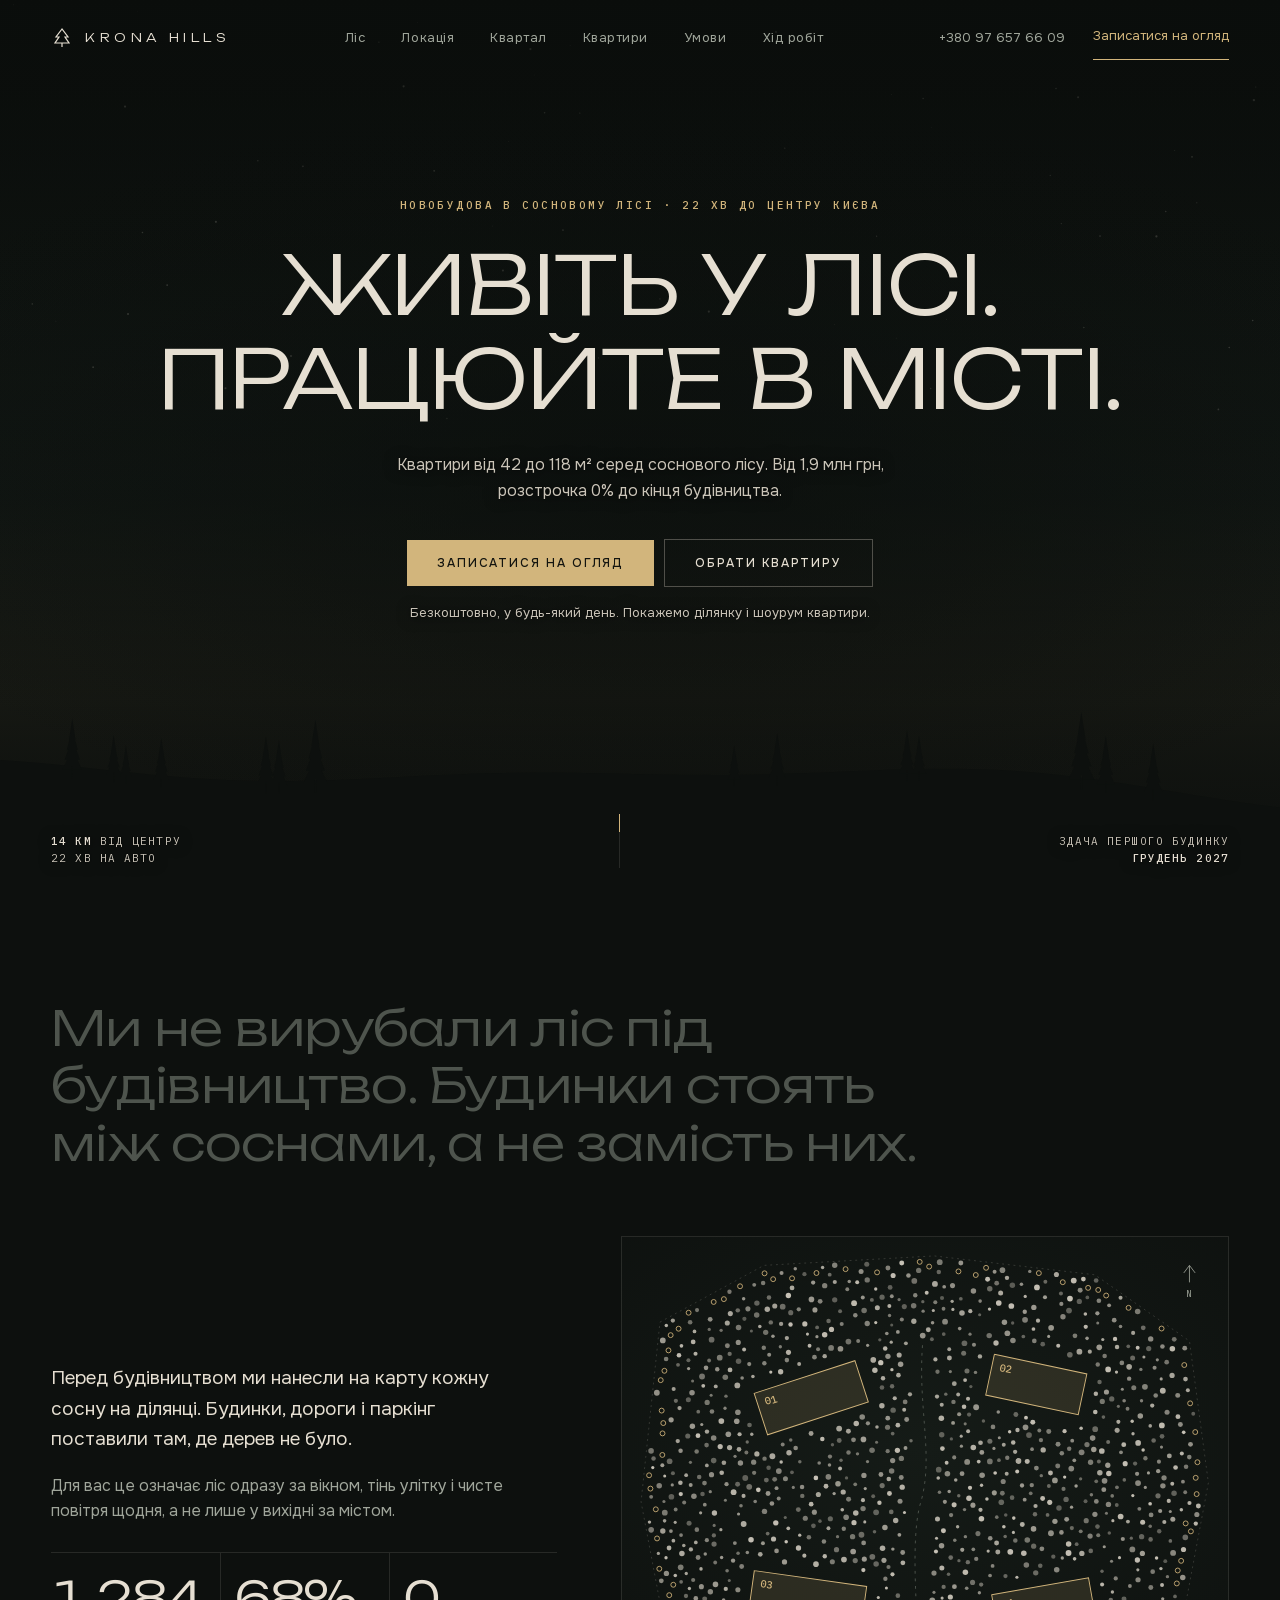
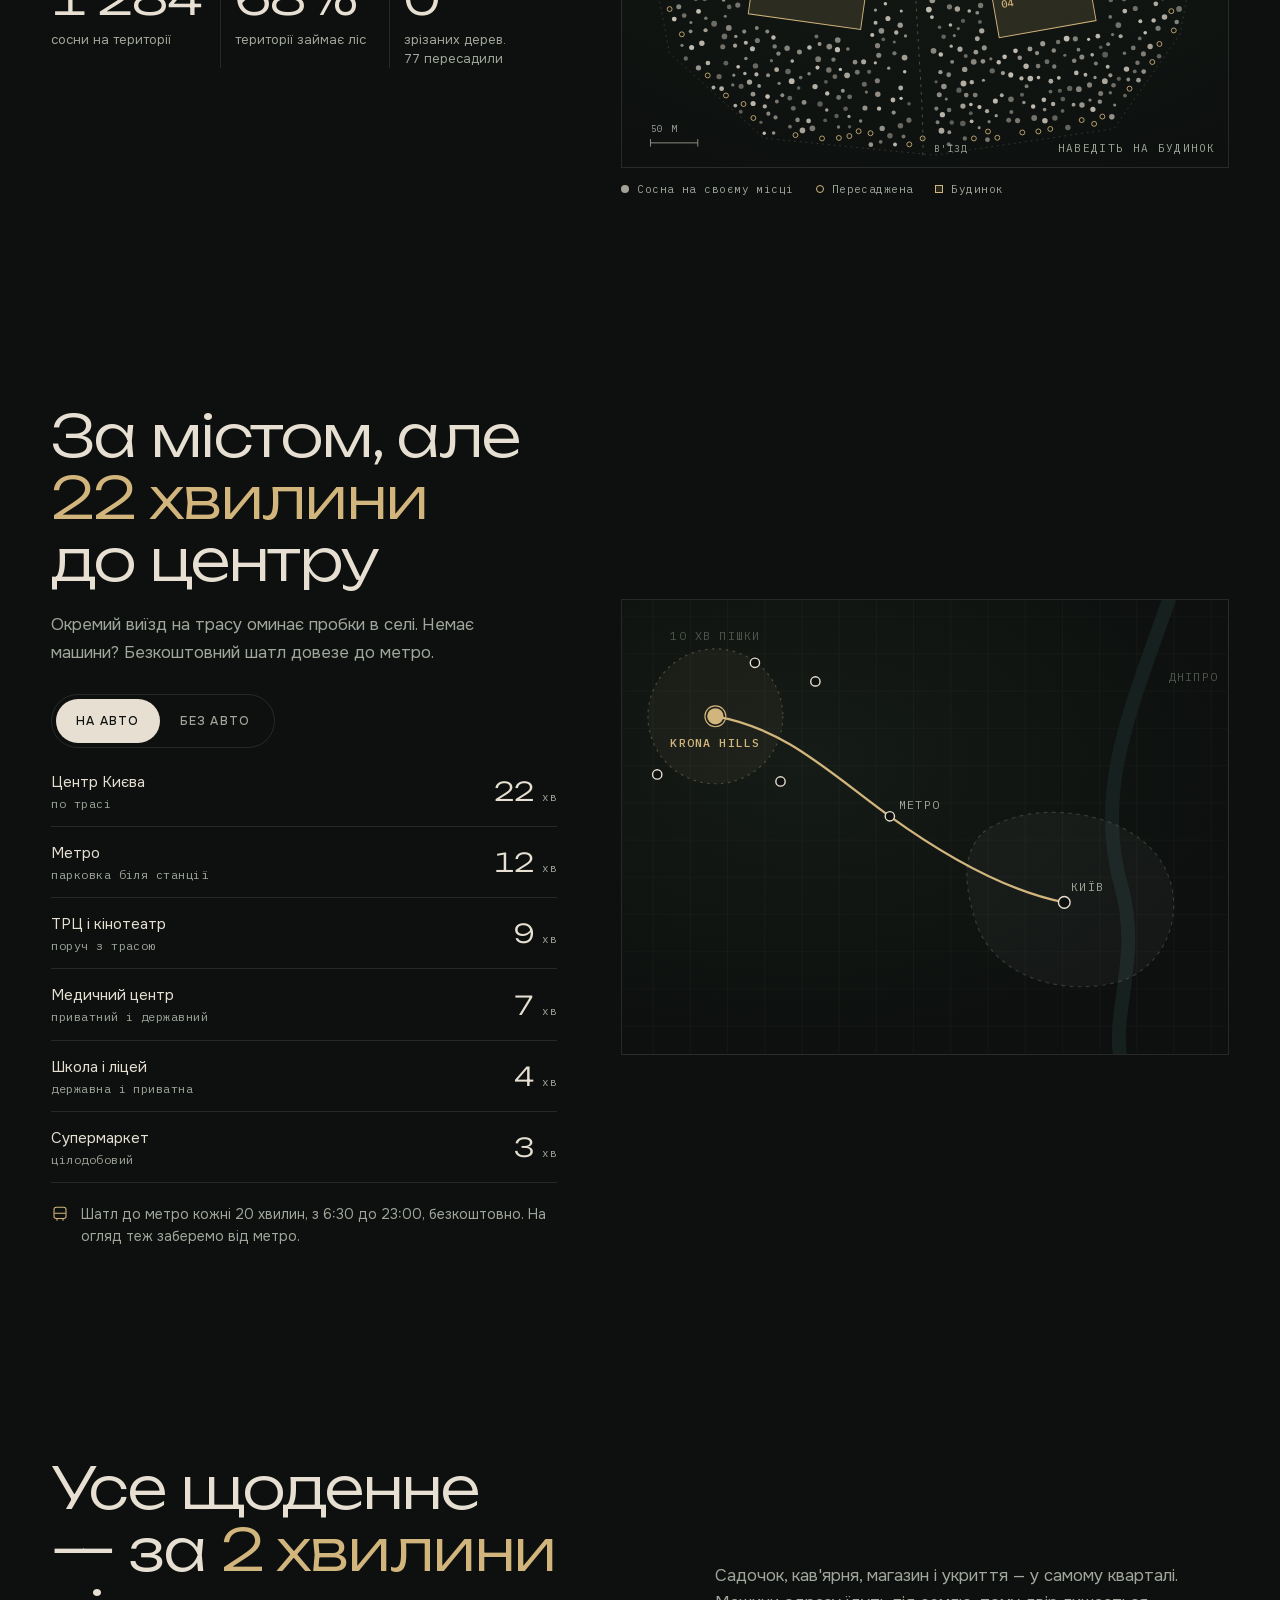
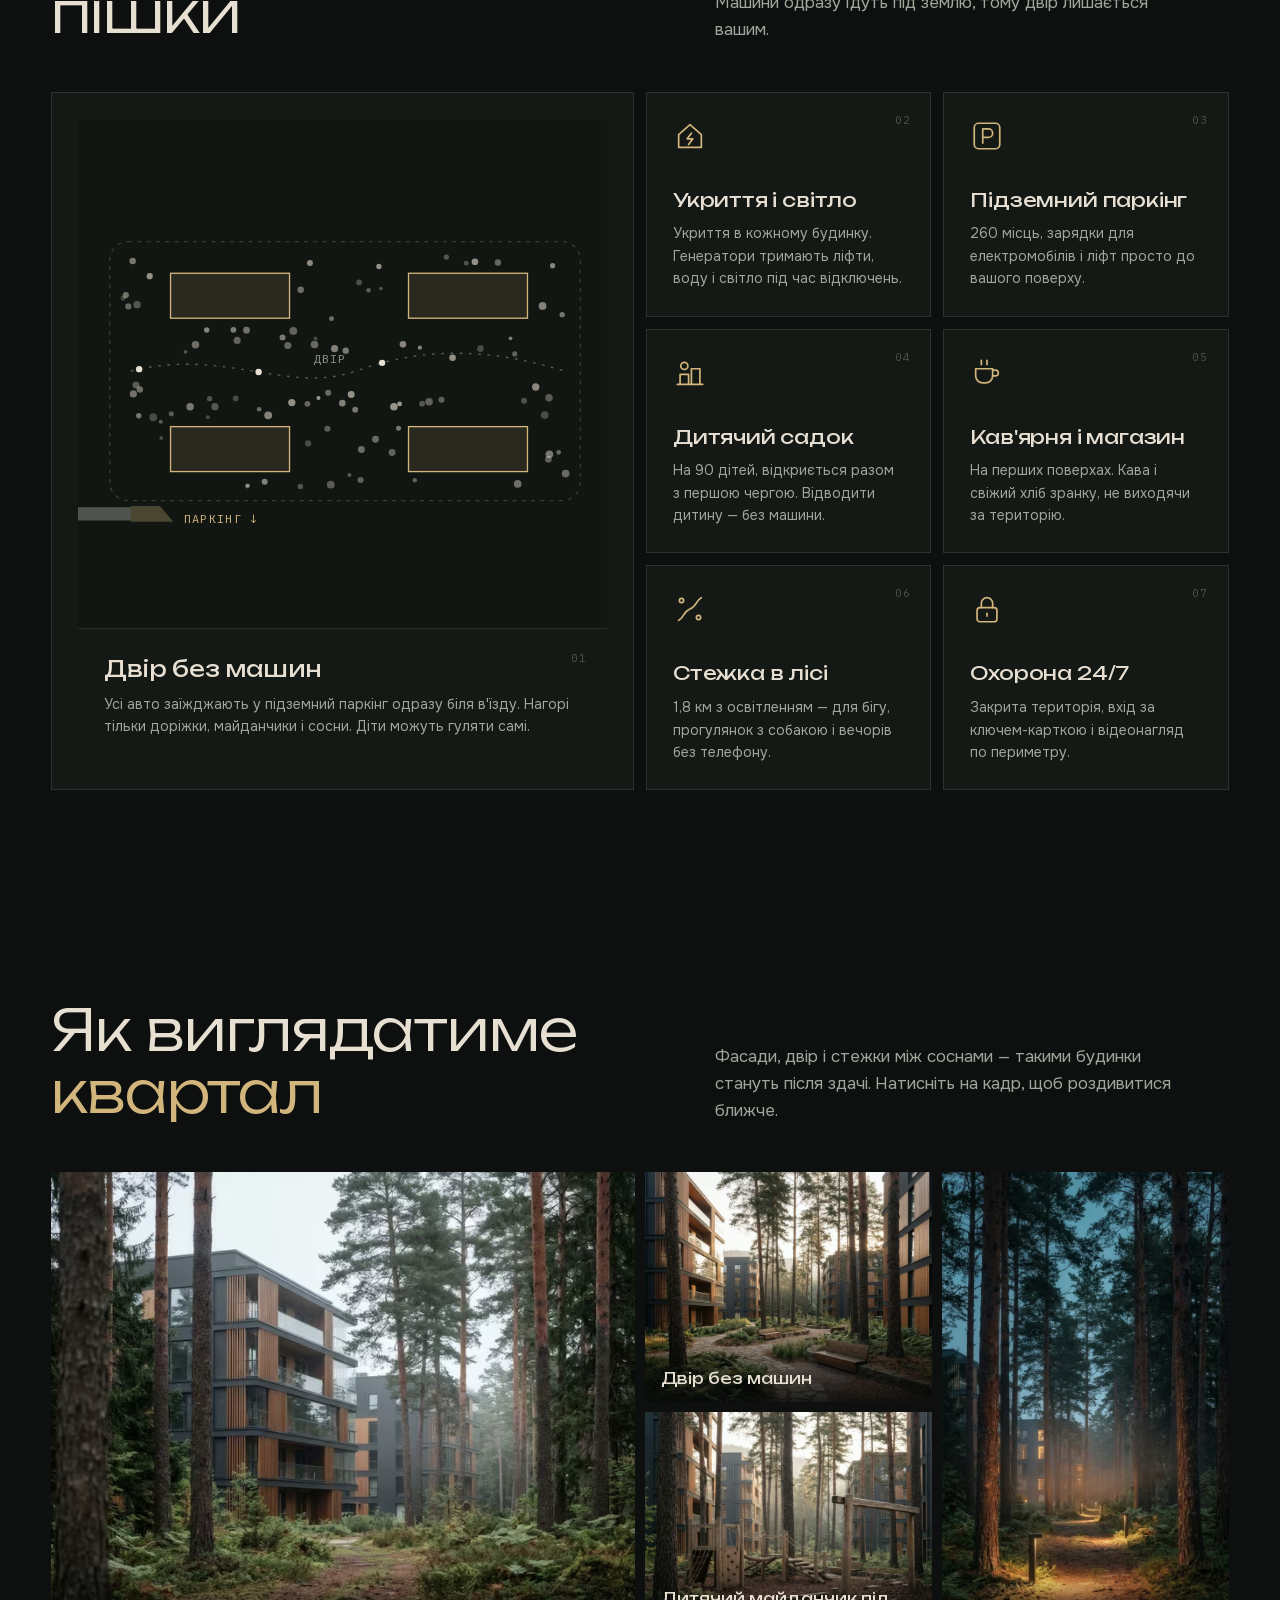
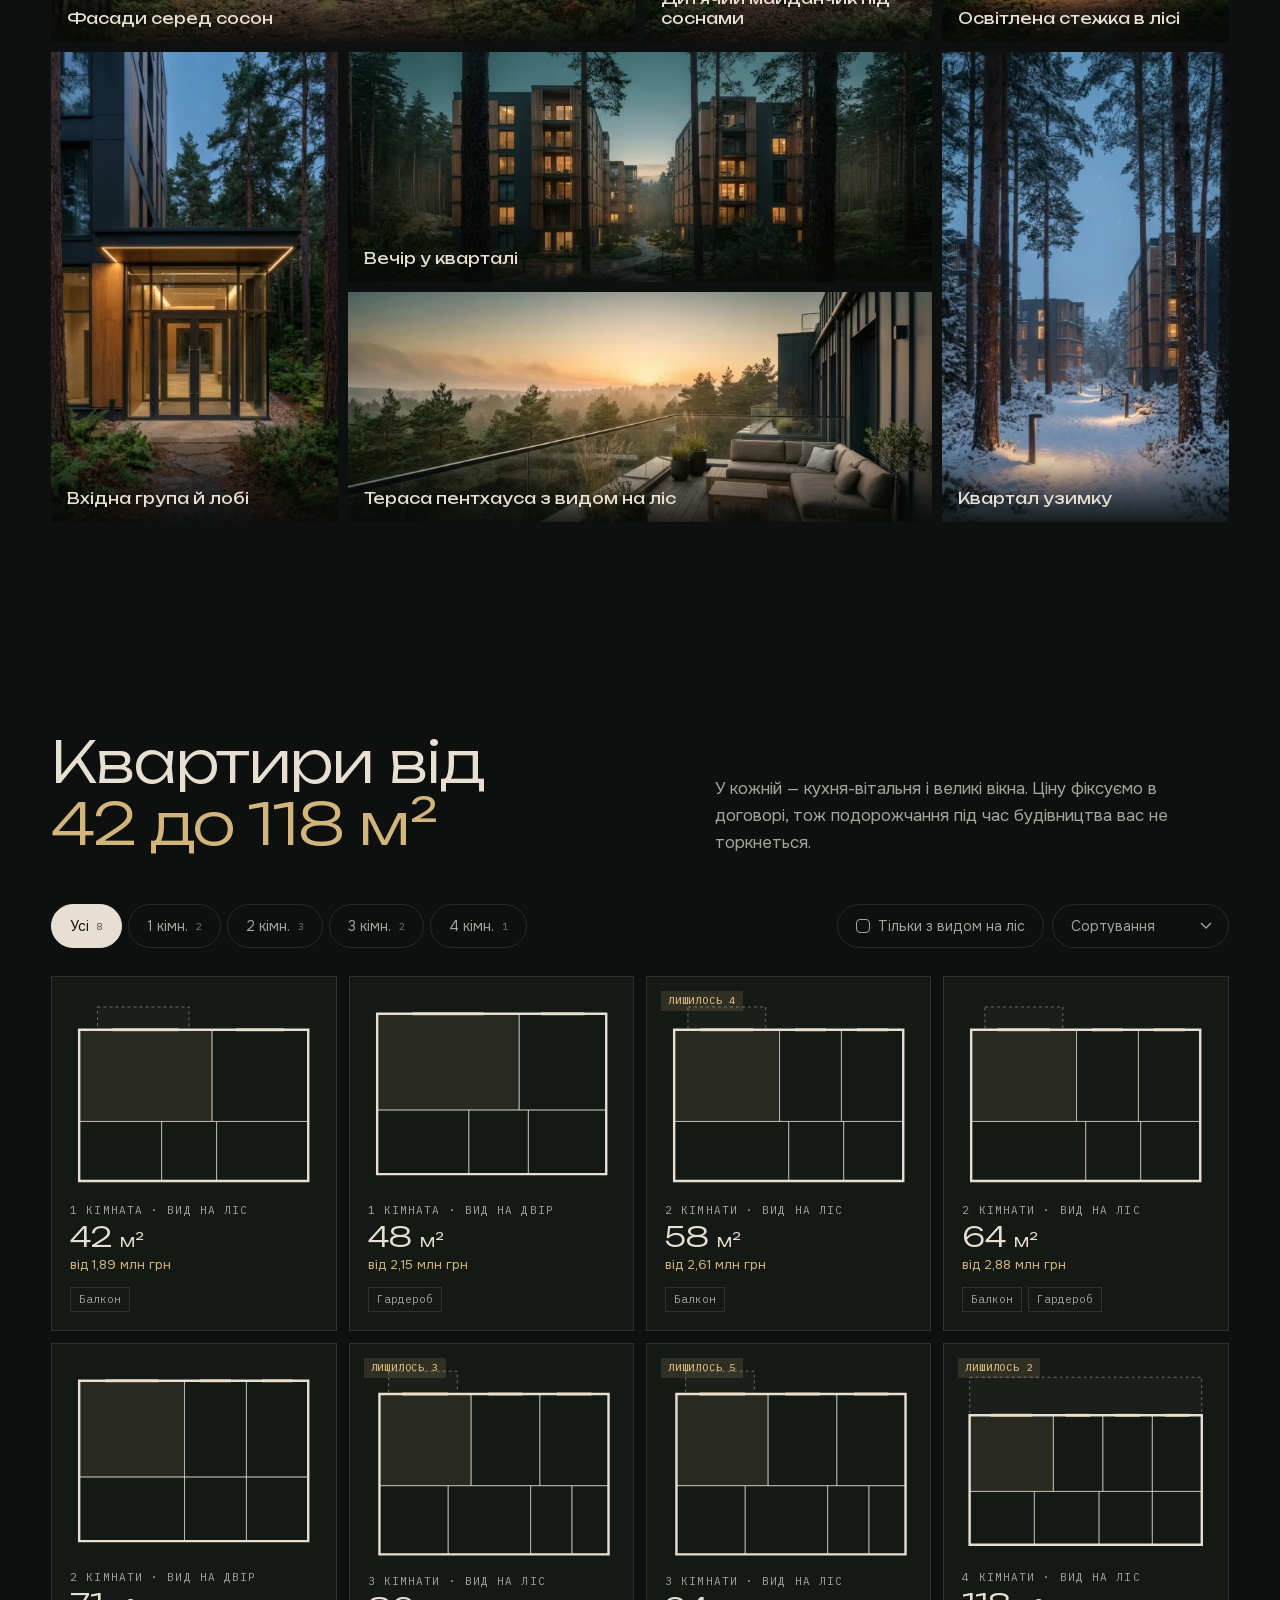
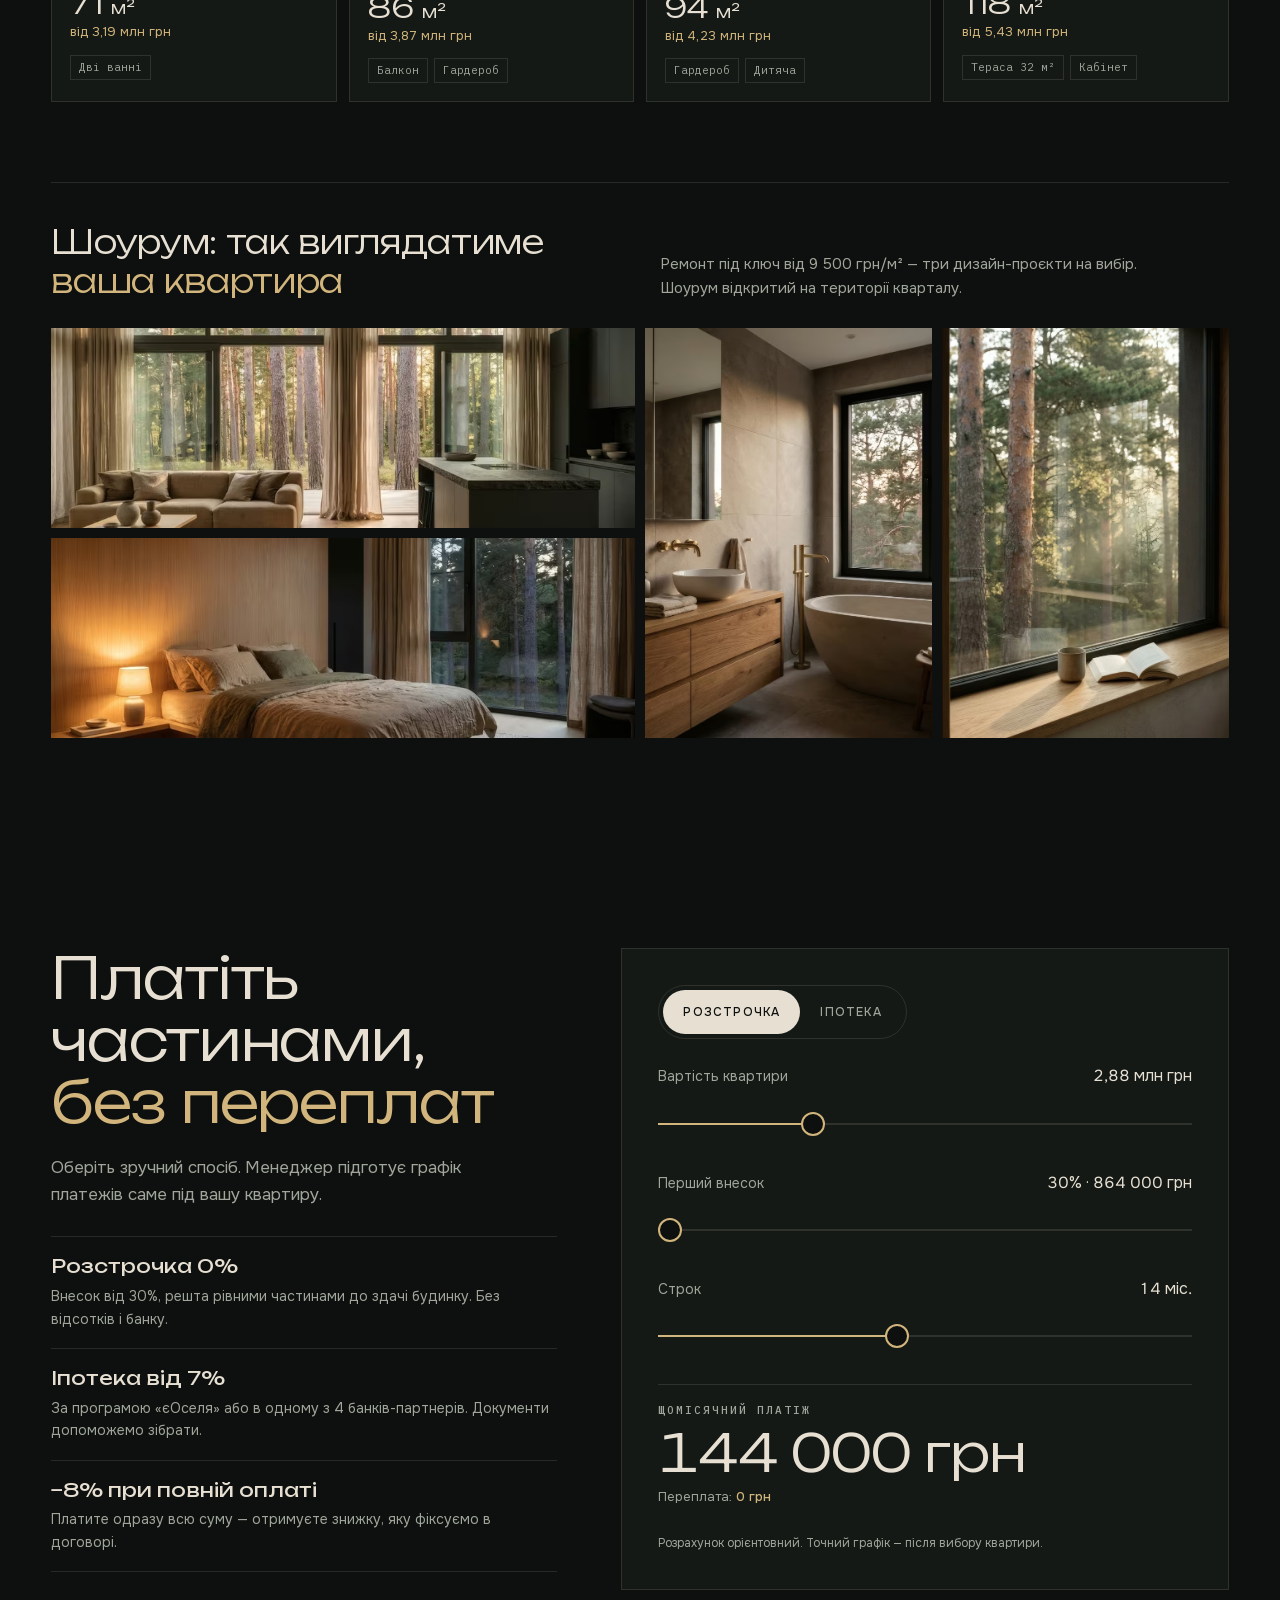
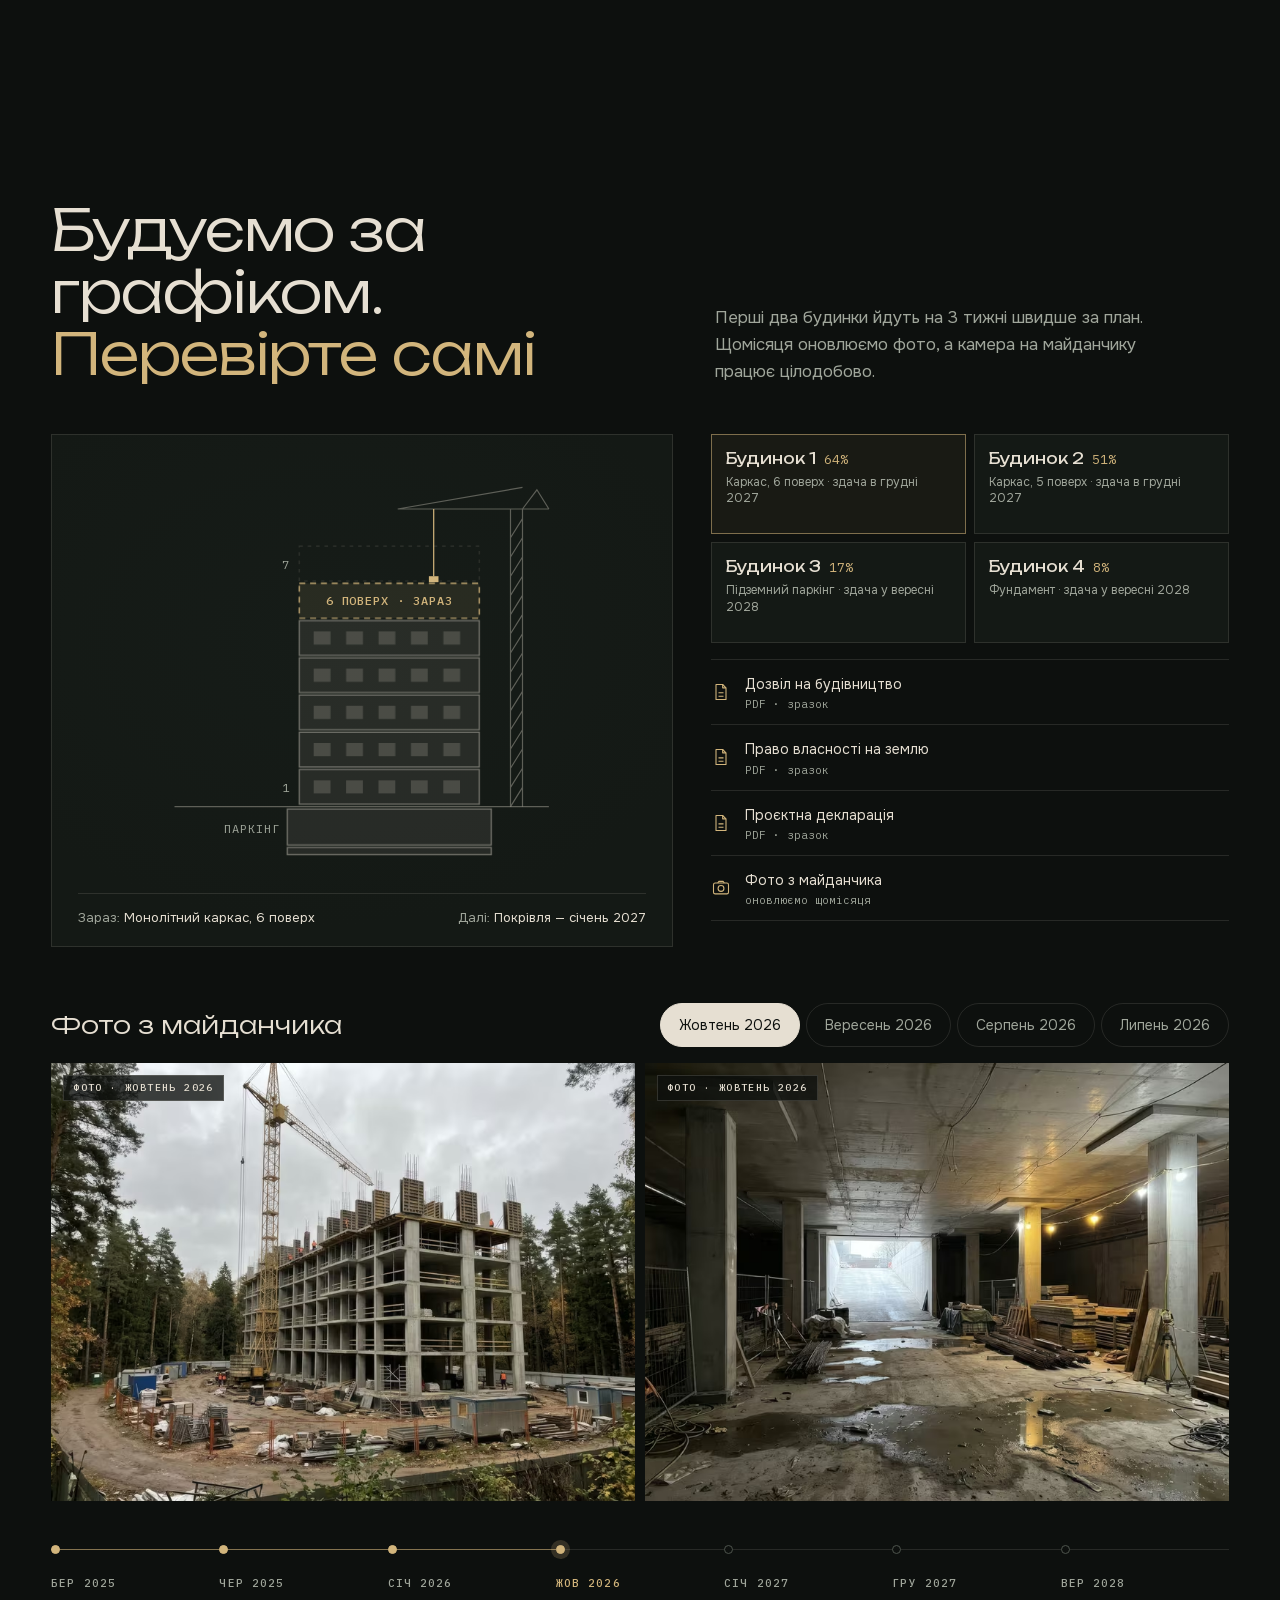
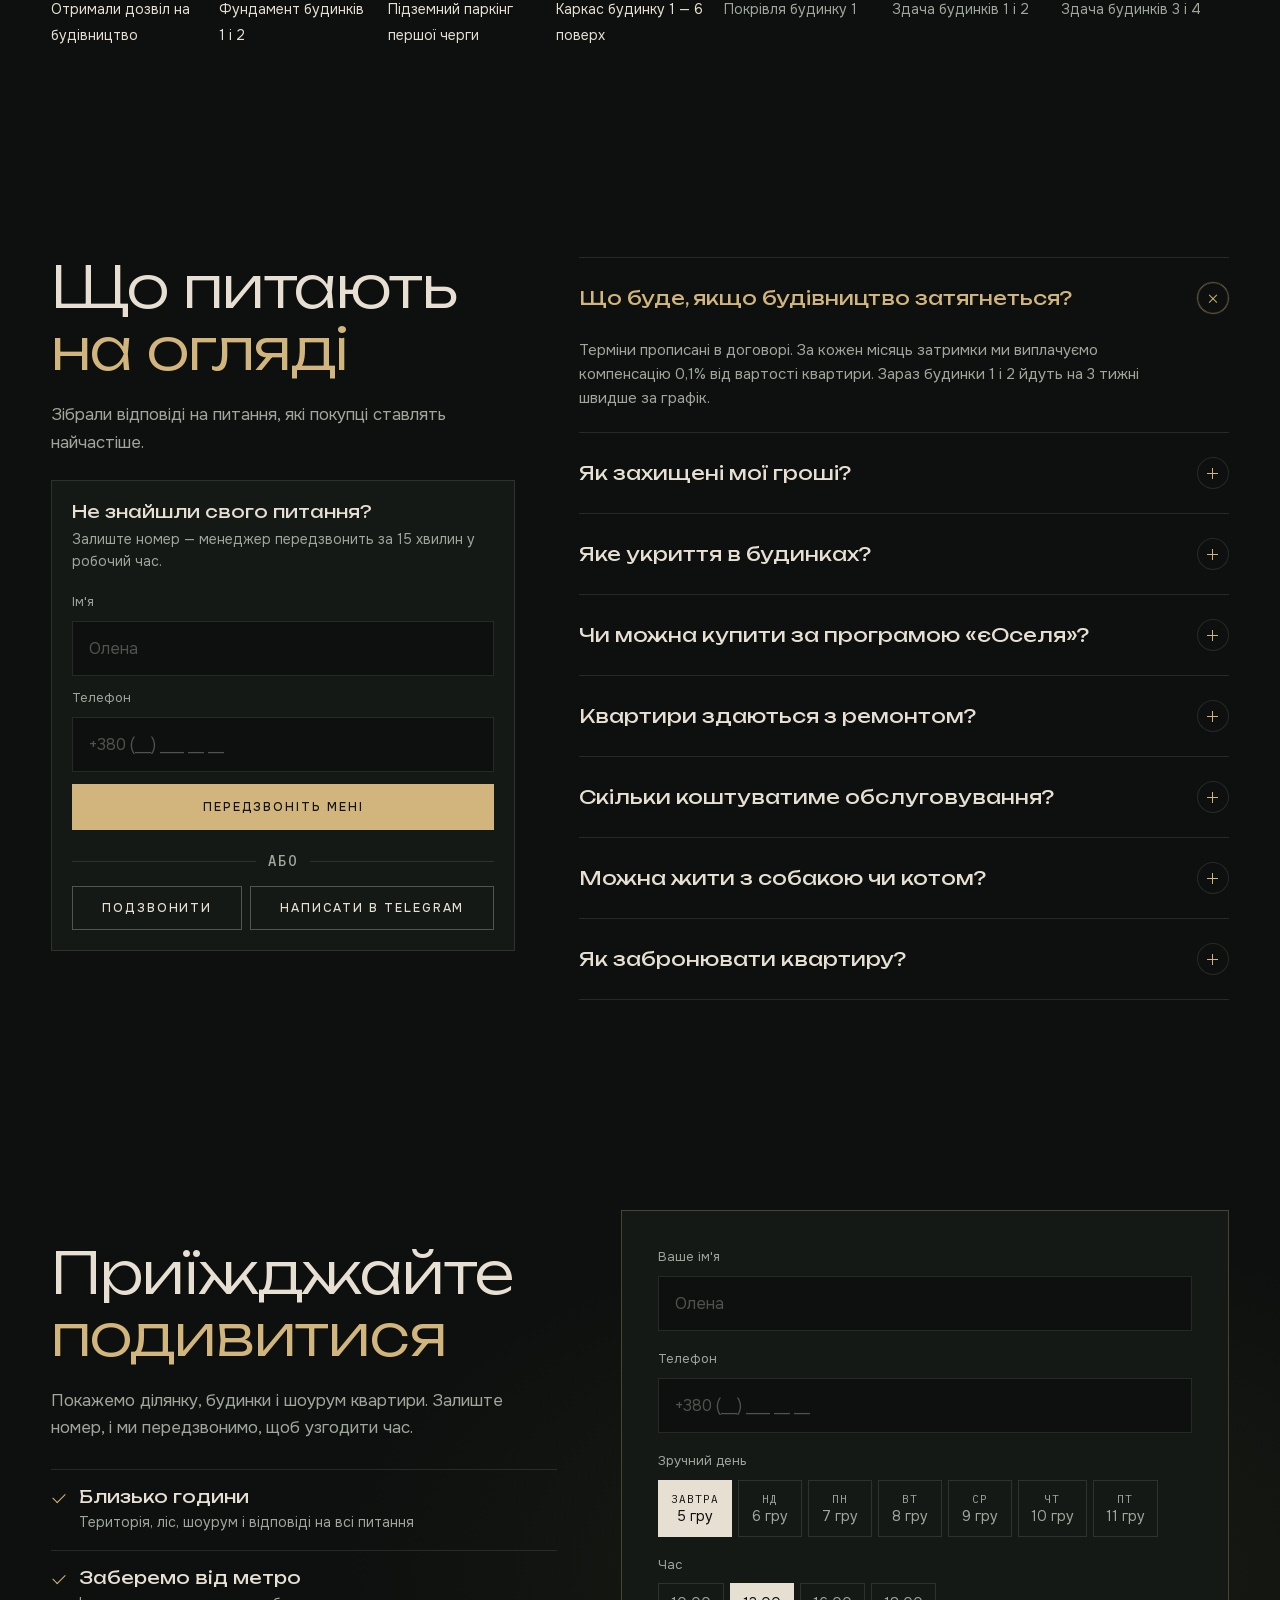
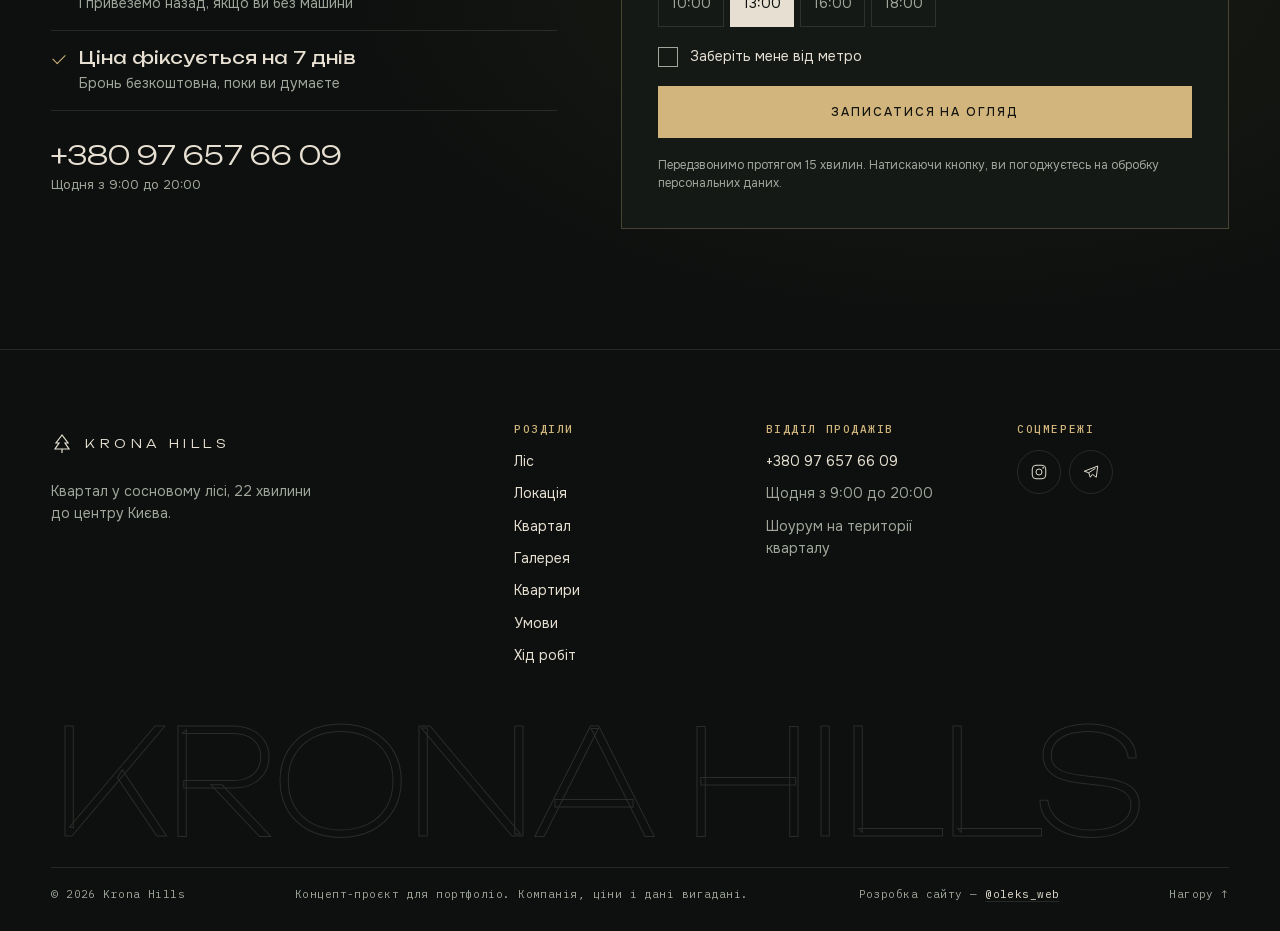
<file: index.html>
<!doctype html>
<html lang="uk">
<head>
  <meta charset="utf-8">
  <meta name="viewport" content="width=device-width, initial-scale=1, viewport-fit=cover">
  <title>Krona Hills — квартири в сосновому лісі за 22 хв від Києва</title>
  <meta name="description" content="Квартири від 42 до 118 м² у сосновому лісі, 22 хв до центру Києва. Від 1,9 млн грн, розстрочка 0%. Концепт-проєкт для портфоліо.">
  <!-- Адреса сайту одна: __SITE_URL__ підставляє збірка зі змінної SITE_URL (tools/cf_build.py) -->
  <link rel="canonical" href="__SITE_URL__/">
  <meta property="og:type" content="website">
  <meta property="og:locale" content="uk_UA">
  <meta property="og:site_name" content="Krona Hills">
  <meta property="og:url" content="__SITE_URL__/">
  <meta property="og:title" content="Krona Hills — живіть у лісі, працюйте в місті">
  <meta property="og:description" content="Квартири в сосновому лісі за 22 хв від центру Києва. Від 1,9 млн грн, розстрочка 0%.">
  <meta property="og:image" content="__SITE_URL__/og/og-cover.png">
  <meta property="og:image:width" content="1200">
  <meta property="og:image:height" content="630">
  <meta property="og:image:alt" content="Krona Hills — нічні пагорби з соснами і слоган «Живіть у лісі. Працюйте в місті.»">
  <meta name="twitter:card" content="summary_large_image">
  <meta name="theme-color" content="#0D100E">
  <link rel="icon" href="favicon.svg" type="image/svg+xml">
  <!--HERO_PRELOAD-->
  <link rel="preload" href="fonts/unbounded-cyrillic-6.woff2" as="font" type="font/woff2" crossorigin>
  <link rel="preload" href="fonts/onest-cyrillic-4.woff2" as="font" type="font/woff2" crossorigin>
  <link rel="stylesheet" href="css/fonts.css">
  <script type="application/ld+json">{"@context": "https://schema.org", "@type": "ApartmentComplex", "name": "Krona Hills", "description": "Житловий квартал у сосновому лісі за 22 хвилини від центру Києва: 4 семиповерхові будинки, 214 квартир від 42 до 118 м². Концепт-проєкт для портфоліо — компанія, ціни й дані вигадані.", "url": "__SITE_URL__/", "image": "__SITE_URL__/og/og-cover.png", "numberOfAccommodationUnits": 214, "petsAllowed": true, "address": {"@type": "PostalAddress", "addressLocality": "Київ", "addressRegion": "Київська область", "addressCountry": "UA"}, "telephone": "+380976576609", "offers": {"@type": "AggregateOffer", "priceCurrency": "UAH", "lowPrice": 1890000, "highPrice": 5430000, "offerCount": 8, "availability": "https://schema.org/PreOrder"}}</script>
  <script type="application/ld+json">{"@context": "https://schema.org", "@type": "FAQPage", "mainEntity": [{"@type": "Question", "name": "Що буде, якщо будівництво затягнеться?", "acceptedAnswer": {"@type": "Answer", "text": "Терміни прописані в договорі. За кожен місяць затримки ми виплачуємо компенсацію 0,1% від вартості квартири. Зараз будинки 1 і 2 йдуть на 3 тижні швидше за графік."}}, {"@type": "Question", "name": "Як захищені мої гроші?", "acceptedAnswer": {"@type": "Answer", "text": "Земля у власності забудовника, дозвіл на будівництво отримано в березні 2025 року. Ваші платежі йдуть на окремий рахунок проєкту в банку-партнері й витрачаються тільки на Krona Hills."}}, {"@type": "Question", "name": "Яке укриття в будинках?", "acceptedAnswer": {"@type": "Answer", "text": "У кожному будинку на підземному рівні: з вентиляцією, водою, санвузлами і зв'язком. Генератори тримають ліфти, насоси й освітлення під час відключень."}}, {"@type": "Question", "name": "Чи можна купити за програмою «єОселя»?", "acceptedAnswer": {"@type": "Answer", "text": "Так, квартири відповідають вимогам програми. Менеджер допоможе зібрати документи і подати заявку в банк."}}, {"@type": "Question", "name": "Квартири здаються з ремонтом?", "acceptedAnswer": {"@type": "Answer", "text": "На вибір: без ремонту (стіни вирівняні, стяжка, всі комунікації) або з ремонтом під ключ — від 9 500 грн/м² за одним із трьох дизайн-проєктів."}}, {"@type": "Question", "name": "Скільки коштуватиме обслуговування?", "acceptedAnswer": {"@type": "Answer", "text": "Близько 14 грн за м² на місяць. Сюди входять охорона, прибирання, догляд за лісом і територією, обслуговування генераторів."}}, {"@type": "Question", "name": "Можна жити з собакою чи котом?", "acceptedAnswer": {"@type": "Answer", "text": "Так. На території буде майданчик для вигулу, а 1,8 км лісової стежки — ідеальне місце для прогулянок."}}, {"@type": "Question", "name": "Як забронювати квартиру?", "acceptedAnswer": {"@type": "Answer", "text": "Запишіться на огляд або зателефонуйте. Бронь безкоштовна і діє 7 днів — весь цей час ціна для вас не зміниться."}}]}</script>
  <link rel="stylesheet" href="css/style.css">
</head>
<body>

  <!-- ============ Навігація ============ -->
  <header class="nav" id="nav">
    <a class="logo" href="#top" aria-label="Krona Hills — на початок">
      <svg width="22" height="22" viewBox="0 0 22 22" fill="none" stroke="currentColor" stroke-width="1.2" aria-hidden="true">
        <path d="M11 2 5 10h3l-4 6h14l-4-6h3z"/><path d="M11 16v4"/>
      </svg>
      <span>KRONA HILLS</span>
    </a>
    <nav class="menu" aria-label="Розділи">
      <a href="#forest">Ліс</a>
      <a href="#location">Локація</a>
      <a href="#quarter">Квартал</a>
      <a href="#flats">Квартири</a>
      <a href="#terms">Умови</a>
      <a href="#progress">Хід робіт</a>
    </nav>
    <div class="nav-right">
      <a class="tel" href="tel:+380976576609">+380 97 657 66 09</a>
      <a class="link-gold" href="#visit">Записатися на огляд</a>
    </div>
    <button type="button" class="burger" id="burger" aria-label="Відкрити меню" aria-expanded="false" aria-controls="mobileMenu">
      <span></span><span></span>
    </button>
  </header>

  <div class="mobile-menu" id="mobileMenu" aria-hidden="true">
    <nav>
      <a href="#forest">Ліс</a>
      <a href="#location">Локація</a>
      <a href="#quarter">Квартал</a>
      <a href="#flats">Квартири</a>
      <a href="#terms">Умови</a>
      <a href="#progress">Хід робіт</a>
    </nav>
    <div class="mobile-menu-foot">
      <a class="tel" href="tel:+380976576609">+380 97 657 66 09</a>
      <a class="btn btn-gold" href="#visit">Записатися на огляд</a>
    </div>
  </div>

  <main>

    <!-- ============ 1. Перший екран ============ -->
    <section class="hero" id="top">
      <svg class="hero-scene" id="scene" viewBox="0 0 1600 900" preserveAspectRatio="xMidYMax slice" aria-hidden="true"></svg>
      <!--HERO_PICTURE-->

      <div class="hero-content" id="heroContent">
        <p class="eyebrow reveal" style="--d:.2s">Новобудова в сосновому лісі<span class="eyebrow-extra"> · 22 хв до центру Києва</span></p>
        <h1 class="hero-title">
          <span class="line"><span style="--d:.35s">Живіть у лісі.</span></span>
          <span class="line"><span style="--d:.5s">Працюйте в місті.</span></span>
        </h1>
        <p class="hero-sub reveal" style="--d:.8s">Квартири від 42 до 118&nbsp;м² серед соснового лісу. Від&nbsp;1,9&nbsp;млн&nbsp;грн, розстрочка 0% до&nbsp;кінця будівництва.</p>
        <div class="hero-ctas reveal" style="--d:.95s">
          <a class="btn btn-gold" href="#visit">Записатися на огляд</a>
          <a class="btn btn-ghost" href="#flats">Обрати квартиру</a>
        </div>
        <p class="hero-note reveal" style="--d:1.05s">Безкоштовно, у будь-який день. Покажемо ділянку і шоурум квартири.</p>
      </div>

      <div class="hero-front" id="heroFront" aria-hidden="true">
        <svg id="sceneFront" viewBox="0 0 1600 900" preserveAspectRatio="xMidYMax slice"></svg>
      </div>

      <div class="hero-meta reveal" style="--d:1.2s">
        <span><b>14 км</b> від центру<br>22 хв на авто</span>
        <a class="scroll-cue" href="#forest" aria-label="Гортати далі"><i></i></a>
        <span class="right">Здача першого будинку<br><b>грудень 2027</b></span>
      </div>
    </section>

    <!-- ============ 2. Ліс ============ -->
    <section class="forest" id="forest">
      <div class="container">

        <h2 class="manifesto" id="manifesto">Ми не вирубали ліс під будівництво. Будинки стоять між соснами, а&nbsp;не&nbsp;замість них.</h2>

        <div class="forest-grid">
          <div class="forest-text">
            <p>Перед будівництвом ми нанесли на карту кожну сосну на ділянці. Будинки, дороги і паркінг поставили там, де дерев не було.</p>
            <p>Для вас це означає ліс одразу за вікном, тінь улітку і чисте повітря щодня, а не лише у вихідні за містом.</p>

            <dl class="stats">
              <div><dt data-count="1284">0</dt><dd>сосни на території</dd></div>
              <div><dt><span data-count="68">0</span>%</dt><dd>території займає ліс</dd></div>
              <div><dt data-count="0">0</dt><dd>зрізаних дерев. 77&nbsp;пересадили</dd></div>
            </dl>
          </div>

          <figure class="forest-map" id="mapWrap">
            <div class="map-frame">
              <svg class="map" id="map" viewBox="0 0 640 560" role="img" aria-label="Схема ділянки: 1284 сосни і чотири будинки між ними"></svg>
              <div class="map-tip" id="mapTip" role="status"></div>
              <span class="map-hint"><span class="hint-hover">Наведіть на будинок</span><span class="hint-touch">Торкніться будинку</span></span>
            </div>
            <figcaption class="legend">
              <span><i class="lg-dot"></i>Сосна на своєму місці</span>
              <span><i class="lg-ring"></i>Пересаджена</span>
              <span><i class="lg-sq"></i>Будинок</span>
            </figcaption>
          </figure>
        </div>
      </div>
    </section>

    <!-- ============ 3. Локація ============ -->
    <section class="location" id="location">
      <div class="container">

        <div class="loc-grid">
          <div class="loc-info">
            <h2 class="h2">За містом, але <span class="gold">22&nbsp;хвилини</span> до&nbsp;центру</h2>
            <p class="lead">Окремий виїзд на трасу оминає пробки в селі. Немає машини? Безкоштовний шатл довезе до метро.</p>

            <div class="seg" role="group" aria-label="Як ви добираєтесь">
              <button type="button" data-mode="car" aria-pressed="true">На авто</button>
              <button type="button" data-mode="transit" aria-pressed="false">Без авто</button>
            </div>

            <ul class="loc-list" id="locList">
              <li data-p="0"><span class="loc-name">Центр Києва<small data-car="по трасі" data-transit="шатл + метро">по трасі</small></span><span class="loc-t" data-car="22" data-transit="38">22</span></li>
              <li data-p="1"><span class="loc-name">Метро<small data-car="парковка біля станції" data-transit="шатл кожні 20 хв">парковка біля станції</small></span><span class="loc-t" data-car="12" data-transit="15">12</span></li>
              <li data-p="2"><span class="loc-name">ТРЦ і кінотеатр<small data-car="поруч з трасою" data-transit="автобус">поруч з трасою</small></span><span class="loc-t" data-car="9" data-transit="20">9</span></li>
              <li data-p="3"><span class="loc-name">Медичний центр<small data-car="приватний і державний" data-transit="автобус">приватний і державний</small></span><span class="loc-t" data-car="7" data-transit="15">7</span></li>
              <li data-p="4"><span class="loc-name">Школа і ліцей<small data-car="державна і приватна" data-transit="пішки">державна і приватна</small></span><span class="loc-t" data-car="4" data-transit="9">4</span></li>
              <li data-p="5"><span class="loc-name">Супермаркет<small data-car="цілодобовий" data-transit="пішки">цілодобовий</small></span><span class="loc-t" data-car="3" data-transit="6">3</span></li>
            </ul>

            <p class="loc-note">
              <svg width="18" height="18" viewBox="0 0 24 24" fill="none" stroke="currentColor" stroke-width="1.4" aria-hidden="true"><rect x="4" y="3" width="16" height="15" rx="3"/><path d="M4 11h16M8 21v-3M16 21v-3M8 15h.01M16 15h.01"/></svg>
              Шатл до метро кожні 20 хвилин, з 6:30 до 23:00, безкоштовно. На огляд теж заберемо від метро.
            </p>
          </div>

          <figure class="loc-map" id="locMap">
            <svg viewBox="70 50 520 390" role="img" aria-label="Схема: Krona Hills, маршрут до центру Києва і найближчі місця">
              <defs>
                <pattern id="grid" width="32" height="32" patternUnits="userSpaceOnUse"><path d="M32 0H0V32" fill="none" stroke="rgba(230,223,210,.05)"/></pattern>
              </defs>
              <rect x="70" y="50" width="520" height="390" fill="url(#grid)"/>
              <path class="river" d="M560 -10 C520 120 470 200 500 300 C520 380 470 430 520 490"/>
              <path class="city" d="M380 250 C420 220 500 230 530 270 C560 310 540 370 490 380 C440 390 390 370 375 330 C365 300 360 270 380 250Z"/>
              <text class="m-label" x="470" y="300" text-anchor="middle">КИЇВ</text>
              <text class="m-label dim" x="540" y="120">ДНІПРО</text>

              <circle class="walk-ring" cx="150" cy="150" r="58"/>
              <text class="m-label dim" x="150" y="84" text-anchor="middle">10 ХВ ПІШКИ</text>

              <path class="route route-car" d="M150 150 C210 160 250 200 300 236 S400 300 450 310"/>
              <path class="route route-transit" d="M150 150 Q230 170 300 236 L450 310"/>

              <g class="poi-lines">
                <line data-p="1" x1="150" y1="150" x2="300" y2="236"/>
                <line data-p="2" x1="150" y1="150" x2="236" y2="120"/>
                <line data-p="3" x1="150" y1="150" x2="206" y2="206"/>
                <line data-p="4" x1="150" y1="150" x2="184" y2="104"/>
                <line data-p="5" x1="150" y1="150" x2="100" y2="200"/>
              </g>
              <g class="pois">
                <circle data-p="0" cx="450" cy="310" r="5"/>
                <circle data-p="1" cx="300" cy="236" r="4"/>
                <circle data-p="2" cx="236" cy="120" r="4"/>
                <circle data-p="3" cx="206" cy="206" r="4"/>
                <circle data-p="4" cx="184" cy="104" r="4"/>
                <circle data-p="5" cx="100" cy="200" r="4"/>
              </g>
              <text class="m-label" x="308" y="230">МЕТРО</text>

              <circle class="kh-pulse" cx="150" cy="150" r="9"/>
              <circle class="kh" cx="150" cy="150" r="7"/>
              <text class="m-label gold" x="150" y="176" text-anchor="middle">KRONA HILLS</text>
            </svg>
          </figure>
        </div>
      </div>
    </section>

    <!-- ============ 4. Квартал ============ -->
    <section class="quarter" id="quarter">
      <div class="container">

        <div class="q-head">
          <h2 class="h2">Усе щоденне — за&nbsp;<span class="gold">2&nbsp;хвилини</span> пішки</h2>
          <p class="lead">Садочок, кав'ярня, магазин і укриття — у самому кварталі. Машини одразу їдуть під землю, тому двір лишається вашим.</p>
        </div>

        <div class="q-grid">
          <article class="q-card q-big">
            <svg class="q-illu" id="courtyard" viewBox="0 0 400 240" aria-hidden="true"></svg>
            <div class="q-body">
              <span class="q-num" aria-hidden="true">01</span>
              <h3>Двір без машин</h3>
              <p>Усі авто заїжджають у підземний паркінг одразу біля в'їзду. Нагорі тільки доріжки, майданчики і сосни. Діти можуть гуляти самі.</p>
            </div>
          </article>

          <div class="q-cards" id="qCards">
            <article class="q-card">
              <svg class="q-icon" viewBox="0 0 24 24" aria-hidden="true"><path d="M4 11 12 4l8 7v9H4z"/><path d="m13 10-3 4h4l-3 4"/></svg>
              <span class="q-num" aria-hidden="true">02</span>
              <h3>Укриття і світло</h3>
              <p>Укриття в кожному будинку. Генератори тримають ліфти, воду і світло під час відключень.</p>
            </article>
            <article class="q-card">
              <svg class="q-icon" viewBox="0 0 24 24" aria-hidden="true"><rect x="3" y="3" width="18" height="18" rx="3"/><path d="M9 17V7h4a3 3 0 0 1 0 6H9"/></svg>
              <span class="q-num" aria-hidden="true">03</span>
              <h3>Підземний паркінг</h3>
              <p>260 місць, зарядки для електромобілів і ліфт просто до вашого поверху.</p>
            </article>
            <article class="q-card">
              <svg class="q-icon" viewBox="0 0 24 24" aria-hidden="true"><path d="M3 20h18"/><path d="M5 20v-7h6v7"/><path d="M13 20V9h6v11"/><circle cx="8" cy="7" r="2.5"/></svg>
              <span class="q-num" aria-hidden="true">04</span>
              <h3>Дитячий садок</h3>
              <p>На 90 дітей, відкриється разом з першою чергою. Відводити дитину — без машини.</p>
            </article>
            <article class="q-card">
              <svg class="q-icon" viewBox="0 0 24 24" aria-hidden="true"><path d="M4 9h12v5a5 5 0 0 1-5 5H9a5 5 0 0 1-5-5z"/><path d="M16 10h2a2 2 0 0 1 0 4h-2"/><path d="M8 3v3M12 3v3"/></svg>
              <span class="q-num" aria-hidden="true">05</span>
              <h3>Кав'ярня і магазин</h3>
              <p>На перших поверхах. Кава і свіжий хліб зранку, не виходячи за територію.</p>
            </article>
            <article class="q-card">
              <svg class="q-icon" viewBox="0 0 24 24" aria-hidden="true"><path d="M4 20c4-2 3-6 8-8s4-6 8-8"/><circle cx="6" cy="6" r="1.5"/><circle cx="18" cy="18" r="1.5"/></svg>
              <span class="q-num" aria-hidden="true">06</span>
              <h3>Стежка в лісі</h3>
              <p>1,8 км з освітленням — для бігу, прогулянок з собакою і вечорів без телефону.</p>
            </article>
            <article class="q-card">
              <svg class="q-icon" viewBox="0 0 24 24" aria-hidden="true"><rect x="5" y="11" width="14" height="10" rx="2"/><path d="M8 11V8a4 4 0 0 1 8 0v3"/><path d="M12 15v2"/></svg>
              <span class="q-num" aria-hidden="true">07</span>
              <h3>Охорона 24/7</h3>
              <p>Закрита територія, вхід за ключем-карткою і відеонагляд по периметру.</p>
            </article>
          </div>

          <div class="q-dots" id="qDots" aria-hidden="true"><i></i></div>
        </div>
      </div>
    </section>

    <!-- ============ 4½. Галерея ============ -->
    <section class="gallery" id="gallery">
      <div class="container">
        <div class="q-head">
          <h2 class="h2">Як виглядатиме <span class="gold">квартал</span></h2>
          <p class="lead">Фасади, двір і стежки між соснами — такими будинки стануть після здачі. Натисніть на кадр, щоб роздивитися ближче.</p>
        </div>

        <div class="g-grid" data-lb="gallery">
          <button type="button" class="media g-item g1" data-img="gallery/01-fasady" data-cap="Фасади серед сосон" data-alt="Візуалізація: семиповерхові будинки Krona Hills серед сосон удень" style="--ar:3/2"></button>
          <button type="button" class="media g-item g2" data-img="gallery/02-dvir" data-cap="Двір без машин" data-alt="Візуалізація: двір без машин з доріжками і майданчиками між соснами" style="--ar:4/3"></button>
          <button type="button" class="media g-item g3" data-img="gallery/03-maidanchyk" data-cap="Дитячий майданчик під соснами" data-alt="Візуалізація: дитячий майданчик у тіні сосон" style="--ar:4/3"></button>
          <button type="button" class="media g-item g4" data-img="gallery/04-stezhka" data-cap="Освітлена стежка в лісі" data-alt="Візуалізація: освітлена лісова стежка ввечері" style="--ar:3/4"></button>
          <button type="button" class="media g-item g5" data-img="gallery/05-vkhid" data-cap="Вхідна група й лобі" data-alt="Візуалізація: вхідна група і лобі будинку" style="--ar:3/4"></button>
          <button type="button" class="media g-item g6" data-img="gallery/06-vechir" data-cap="Вечір у кварталі" data-alt="Візуалізація: будинки ввечері зі світлом у вікнах" style="--ar:3/2"></button>
          <button type="button" class="media g-item g7" data-img="gallery/07-terasa" data-cap="Тераса пентхауса з видом на ліс" data-alt="Візуалізація: тераса пентхауса з видом на сосновий ліс" style="--ar:3/2"></button>
          <button type="button" class="media g-item g8" data-img="gallery/08-zyma" data-cap="Квартал узимку" data-alt="Візуалізація: квартал узимку, засніжені сосни" style="--ar:3/4"></button>
        </div>
      </div>
    </section>

    <!-- ============ 5. Квартири ============ -->
    <section class="flats" id="flats">
      <div class="container">

        <div class="q-head">
          <h2 class="h2">Квартири від <span class="gold">42 до 118&nbsp;м²</span></h2>
          <p class="lead">У кожній — кухня-вітальня і великі вікна. Ціну фіксуємо в договорі, тож подорожчання під час будівництва вас не торкнеться.</p>
        </div>

        <div class="filters">
          <div class="filter-tabs" id="roomTabs" role="group" aria-label="Кількість кімнат">
            <button type="button" data-rooms="all" aria-pressed="true">Усі</button>
            <button type="button" data-rooms="1" aria-pressed="false">1 кімн.</button>
            <button type="button" data-rooms="2" aria-pressed="false">2 кімн.</button>
            <button type="button" data-rooms="3" aria-pressed="false">3 кімн.</button>
            <button type="button" data-rooms="4" aria-pressed="false">4 кімн.</button>
          </div>
          <div class="filters-right">
            <button type="button" class="chip" id="forestOnly" aria-pressed="false">
              <i aria-hidden="true"></i>Тільки з видом на ліс
            </button>
            <label class="sort">
              <span class="visually-hidden">Сортування</span>
              <select id="flatSort">
                <option value="">Сортування</option>
                <option value="price-asc">Спершу дешевші</option>
                <option value="price-desc">Спершу дорожчі</option>
                <option value="area-asc">Спершу менші</option>
                <option value="area-desc">Спершу більші</option>
              </select>
            </label>
          </div>
        </div>

        <div class="flats-grid" id="flatsGrid" aria-live="polite"></div>

        <div class="interiors">
          <div class="int-head">
            <h3>Шоурум: так виглядатиме <span class="gold">ваша квартира</span></h3>
            <p>Ремонт під ключ від 9 500 грн/м² — три дизайн-проєкти на вибір. Шоурум відкритий на території кварталу.</p>
          </div>
          <div class="int-grid" data-lb="interiors">
            <button type="button" class="media int-item i1" data-img="interiors/01-kukhnia-vitalnia" data-cap="Кухня-вітальня з вікнами в ліс" data-alt="Візуалізація інтер'єру: кухня-вітальня з панорамними вікнами на сосни" style="--ar:3/2"></button>
            <button type="button" class="media int-item i2" data-img="interiors/02-spalnia" data-cap="Спальня" data-alt="Візуалізація інтер'єру: спальня в теплих тонах" style="--ar:3/2"></button>
            <button type="button" class="media int-item i3" data-img="interiors/03-vanna" data-cap="Ванна кімната" data-alt="Візуалізація інтер'єру: ванна кімната" style="--ar:4/5"></button>
            <button type="button" class="media int-item i4" data-img="interiors/04-vyd-z-vikna" data-cap="Вид з вікна на сосни" data-alt="Візуалізація: вид з вікна квартири на сосновий ліс" style="--ar:4/5"></button>
          </div>
        </div>
      </div>
    </section>

    <!-- ============ 6. Умови покупки ============ -->
    <section class="terms" id="terms">
      <div class="container">

        <div class="terms-grid">
          <div class="terms-info">
            <h2 class="h2">Платіть частинами, <span class="gold">без переплат</span></h2>
            <p class="lead">Оберіть зручний спосіб. Менеджер підготує графік платежів саме під вашу квартиру.</p>

            <ul class="t-options">
              <li>
                <b>Розстрочка 0%</b>
                <span>Внесок від 30%, решта рівними частинами до здачі будинку. Без відсотків і банку.</span>
              </li>
              <li>
                <b>Іпотека від 7%</b>
                <span>За програмою «єОселя» або в одному з 4 банків-партнерів. Документи допоможемо зібрати.</span>
              </li>
              <li>
                <b>−8% при повній оплаті</b>
                <span>Платите одразу всю суму — отримуєте знижку, яку фіксуємо в договорі.</span>
              </li>
            </ul>
          </div>

          <form class="calc" id="calc" onsubmit="return false">
            <div class="seg" role="group" aria-label="Спосіб оплати">
              <button type="button" data-plan="installment" aria-pressed="true">Розстрочка</button>
              <button type="button" data-plan="mortgage" aria-pressed="false">Іпотека</button>
            </div>

            <label class="field">
              <span class="field-top"><span>Вартість квартири</span><output id="outPrice"></output></span>
              <input type="range" id="inPrice" min="1890000" max="5430000" step="10000" value="2880000">
            </label>
            <label class="field">
              <span class="field-top"><span>Перший внесок</span><output id="outDown"></output></span>
              <input type="range" id="inDown" min="30" max="90" step="5" value="30">
            </label>
            <label class="field">
              <span class="field-top"><span>Строк</span><output id="outTerm"></output></span>
              <input type="range" id="inTerm" min="6" max="24" step="1" value="14">
            </label>

            <div class="calc-result">
              <span class="label">Щомісячний платіж</span>
              <strong id="outMonthly">0 грн</strong>
              <span class="calc-sub" id="outSub"></span>
            </div>

            <p class="calc-note">Розрахунок орієнтовний. Точний графік — після вибору квартири.</p>
          </form>
        </div>
      </div>
    </section>

    <!-- ============ 7. Хід будівництва ============ -->
    <section class="progress" id="progress">
      <div class="container">

        <div class="q-head">
          <h2 class="h2">Будуємо за графіком. <span class="gold">Перевірте самі</span></h2>
          <p class="lead">Перші два будинки йдуть на 3 тижні швидше за план. Щомісяця оновлюємо фото, а камера на майданчику працює цілодобово.</p>
        </div>

        <div class="pr-grid">
          <figure class="pr-visual">
            <svg class="pr-building" id="prBuilding" viewBox="0 0 320 350" role="img" aria-label="Стан будівництва обраного будинку"></svg>
            <figcaption class="pr-caption" id="prCaption"></figcaption>
          </figure>

          <div class="pr-side">
            <div class="houses" id="houses" role="group" aria-label="Оберіть будинок">
              <button type="button" class="house" data-h="0" aria-pressed="true">
                <span class="house-top"><b>Будинок 1</b><span class="house-pct">64%</span></span>
                <span class="house-stage">Каркас, 6 поверх · здача в грудні 2027</span>
                <span class="house-bar"><i style="--w:64%"></i></span>
              </button>
              <button type="button" class="house" data-h="1" aria-pressed="false">
                <span class="house-top"><b>Будинок 2</b><span class="house-pct">51%</span></span>
                <span class="house-stage">Каркас, 5 поверх · здача в грудні 2027</span>
                <span class="house-bar"><i style="--w:51%"></i></span>
              </button>
              <button type="button" class="house" data-h="2" aria-pressed="false">
                <span class="house-top"><b>Будинок 3</b><span class="house-pct">17%</span></span>
                <span class="house-stage">Підземний паркінг · здача у вересні 2028</span>
                <span class="house-bar"><i style="--w:17%"></i></span>
              </button>
              <button type="button" class="house" data-h="3" aria-pressed="false">
                <span class="house-top"><b>Будинок 4</b><span class="house-pct">8%</span></span>
                <span class="house-stage">Фундамент · здача у вересні 2028</span>
                <span class="house-bar"><i style="--w:8%"></i></span>
              </button>
            </div>

            <ul class="docs">
              <li><a href="docs/dozvil-na-budivnytstvo.pdf" target="_blank" rel="noopener"><svg viewBox="0 0 24 24" aria-hidden="true"><path d="M6 3h8l4 4v14H6z"/><path d="M14 3v4h4M9 13h6M9 17h6"/></svg><span>Дозвіл на будівництво<small>PDF · зразок</small></span></a></li>
              <li><a href="docs/pravo-vlasnosti-na-zemliu.pdf" target="_blank" rel="noopener"><svg viewBox="0 0 24 24" aria-hidden="true"><path d="M6 3h8l4 4v14H6z"/><path d="M14 3v4h4M9 13h6M9 17h6"/></svg><span>Право власності на землю<small>PDF · зразок</small></span></a></li>
              <li><a href="docs/proiektna-deklaratsiia.pdf" target="_blank" rel="noopener"><svg viewBox="0 0 24 24" aria-hidden="true"><path d="M6 3h8l4 4v14H6z"/><path d="M14 3v4h4M9 13h6M9 17h6"/></svg><span>Проєктна декларація<small>PDF · зразок</small></span></a></li>
              <li><a href="#progressPhotos"><svg viewBox="0 0 24 24" aria-hidden="true"><rect x="3" y="6" width="18" height="13" rx="2"/><circle cx="12" cy="12.5" r="3.5"/><path d="M8 6l1.5-2h5L16 6"/></svg><span>Фото з майданчика<small>оновлюємо щомісяця</small></span></a></li>
            </ul>

          </div>
        </div>

        <div class="pp" id="progressPhotos">
          <div class="pp-head">
            <h3>Фото з майданчика</h3>
            <div class="pp-tabs" role="tablist" aria-label="Місяць"><button type="button" role="tab" id="ppt-2026-10" aria-controls="pp-2026-10" aria-selected="true" data-m="2026-10">Жовтень 2026</button><button type="button" role="tab" id="ppt-2026-09" aria-controls="pp-2026-09" aria-selected="false" data-m="2026-09">Вересень 2026</button><button type="button" role="tab" id="ppt-2026-08" aria-controls="pp-2026-08" aria-selected="false" data-m="2026-08">Серпень 2026</button><button type="button" role="tab" id="ppt-2026-07" aria-controls="pp-2026-07" aria-selected="false" data-m="2026-07">Липень 2026</button></div>
          </div>
          <div class="pp-panel" role="tabpanel" id="pp-2026-10" aria-labelledby="ppt-2026-10" data-lb="progress-2026-10"><button type="button" class="media pp-item" data-img="progress/2026-10/01" data-kind="photo" data-tag="Фото · жовтень 2026" data-cap="Будинок 1 — каркас 6 поверху" data-alt="Фото з будмайданчика, жовтень 2026: Будинок 1 — каркас 6 поверху" style="--ar:4/3"></button><button type="button" class="media pp-item" data-img="progress/2026-10/02" data-kind="photo" data-tag="Фото · жовтень 2026" data-cap="Будинок 3 — підземний паркінг" data-alt="Фото з будмайданчика, жовтень 2026: Будинок 3 — підземний паркінг" style="--ar:4/3"></button></div>
          <div class="pp-panel" role="tabpanel" id="pp-2026-09" aria-labelledby="ppt-2026-09" data-lb="progress-2026-09" hidden><button type="button" class="media pp-item" data-img="progress/2026-09/01" data-kind="photo" data-tag="Фото · вересень 2026" data-cap="Будинок 1 — 5 поверх" data-alt="Фото з будмайданчика, вересень 2026: Будинок 1 — 5 поверх" style="--ar:4/3"></button><button type="button" class="media pp-item" data-img="progress/2026-09/02" data-kind="photo" data-tag="Фото · вересень 2026" data-cap="Будинок 2 — каркас 4 поверху" data-alt="Фото з будмайданчика, вересень 2026: Будинок 2 — каркас 4 поверху" style="--ar:4/3"></button></div>
          <div class="pp-panel" role="tabpanel" id="pp-2026-08" aria-labelledby="ppt-2026-08" data-lb="progress-2026-08" hidden><button type="button" class="media pp-item" data-img="progress/2026-08/01" data-kind="photo" data-tag="Фото · серпень 2026" data-cap="Будинок 1 — 4 поверх" data-alt="Фото з будмайданчика, серпень 2026: Будинок 1 — 4 поверх" style="--ar:4/3"></button><button type="button" class="media pp-item" data-img="progress/2026-08/02" data-kind="photo" data-tag="Фото · серпень 2026" data-cap="Будинок 3 — котлован" data-alt="Фото з будмайданчика, серпень 2026: Будинок 3 — котлован" style="--ar:4/3"></button></div>
          <div class="pp-panel" role="tabpanel" id="pp-2026-07" aria-labelledby="ppt-2026-07" data-lb="progress-2026-07" hidden><button type="button" class="media pp-item" data-img="progress/2026-07/01" data-kind="photo" data-tag="Фото · липень 2026" data-cap="Паркінг першої черги здано" data-alt="Фото з будмайданчика, липень 2026: Паркінг першої черги здано" style="--ar:4/3"></button></div>
        </div>

        <ol class="timeline" aria-label="Етапи будівництва">
          <li class="done"><span class="tl-date">Бер 2025</span><span class="tl-text">Отримали дозвіл на будівництво</span></li>
          <li class="done"><span class="tl-date">Чер 2025</span><span class="tl-text">Фундамент будинків 1 і 2</span></li>
          <li class="done"><span class="tl-date">Січ 2026</span><span class="tl-text">Підземний паркінг першої черги</span></li>
          <li class="now"><span class="tl-date">Жов 2026</span><span class="tl-text">Каркас будинку 1 — 6 поверх</span></li>
          <li><span class="tl-date">Січ 2027</span><span class="tl-text">Покрівля будинку 1</span></li>
          <li><span class="tl-date">Гру 2027</span><span class="tl-text">Здача будинків 1 і 2</span></li>
          <li><span class="tl-date">Вер 2028</span><span class="tl-text">Здача будинків 3 і 4</span></li>
        </ol>
      </div>
    </section>

    <!-- ============ 8. Питання й відповіді ============ -->
    <section class="faq" id="faq">
      <div class="container">

        <div class="faq-grid">
          <div class="faq-aside">
            <h2 class="h2">Що питають <span class="gold">на огляді</span></h2>
            <p class="lead">Зібрали відповіді на питання, які покупці ставлять найчастіше.</p>
            <div class="faq-help">
              <b>Не знайшли свого питання?</b>
              <span>Залиште номер — менеджер передзвонить за 15 хвилин у робочий час.</span>
              <form class="cb-form" id="cbForm" novalidate>
                <div class="hp" aria-hidden="true"><label>Компанія <input type="text" name="company" tabindex="-1" autocomplete="off"></label></div>
                <label class="input">
                  <span>Ім'я</span>
                  <input type="text" name="name" autocomplete="given-name" placeholder="Олена" required>
                  <small class="err">Як до вас звертатися?</small>
                </label>
                <label class="input">
                  <span>Телефон</span>
                  <input type="tel" name="phone" inputmode="tel" autocomplete="tel" placeholder="+380 (__) ___ __ __" required>
                  <small class="err">Перевірте номер — бракує цифр</small>
                </label>
                <button type="submit" class="btn btn-gold">Передзвоніть мені</button>
                <p class="form-error" role="alert" tabindex="-1" hidden>Не вдалося надіслати заявку. Зателефонуйте <a href="tel:+380976576609">+380 97 657 66 09</a> або напишіть у <a href="https://t.me/LysOleksandr" target="_blank" rel="noopener">Telegram</a> — відповімо одразу.</p>
              </form>
              <p class="cb-done" id="cbDone" role="status" tabindex="-1" hidden>Дякуємо! Передзвонимо протягом 15 хвилин у робочий час.</p>
              <span class="faq-help-or">або</span>
              <div class="faq-help-actions">
                <a class="btn btn-ghost" href="tel:+380976576609">Подзвонити</a>
                <a class="btn btn-ghost" href="https://t.me/LysOleksandr" target="_blank" rel="noopener">Написати в Telegram</a>
              </div>
            </div>
          </div>

          <div class="faq-list">
            <details open>
              <summary>Що буде, якщо будівництво затягнеться?</summary>
              <p>Терміни прописані в договорі. За кожен місяць затримки ми виплачуємо компенсацію 0,1% від вартості квартири. Зараз будинки 1 і 2 йдуть на 3 тижні швидше за графік.</p>
            </details>
            <details>
              <summary>Як захищені мої гроші?</summary>
              <p>Земля у власності забудовника, дозвіл на будівництво отримано в березні 2025 року. Ваші платежі йдуть на окремий рахунок проєкту в банку-партнері й витрачаються тільки на Krona Hills.</p>
            </details>
            <details>
              <summary>Яке укриття в будинках?</summary>
              <p>У кожному будинку на підземному рівні: з вентиляцією, водою, санвузлами і зв'язком. Генератори тримають ліфти, насоси й освітлення під час відключень.</p>
            </details>
            <details>
              <summary>Чи можна купити за програмою «єОселя»?</summary>
              <p>Так, квартири відповідають вимогам програми. Менеджер допоможе зібрати документи і подати заявку в банк.</p>
            </details>
            <details>
              <summary>Квартири здаються з ремонтом?</summary>
              <p>На вибір: без ремонту (стіни вирівняні, стяжка, всі комунікації) або з ремонтом під ключ — від 9 500 грн/м² за одним із трьох дизайн-проєктів.</p>
            </details>
            <details>
              <summary>Скільки коштуватиме обслуговування?</summary>
              <p>Близько 14 грн за м² на місяць. Сюди входять охорона, прибирання, догляд за лісом і територією, обслуговування генераторів.</p>
            </details>
            <details>
              <summary>Можна жити з собакою чи котом?</summary>
              <p>Так. На території буде майданчик для вигулу, а 1,8 км лісової стежки — ідеальне місце для прогулянок.</p>
            </details>
            <details>
              <summary>Як забронювати квартиру?</summary>
              <p>Запишіться на огляд або зателефонуйте. Бронь безкоштовна і діє 7 днів — весь цей час ціна для вас не зміниться.</p>
            </details>
          </div>
        </div>
      </div>
    </section>

    <!-- ============ 9. Запис на огляд ============ -->
    <section class="visit" id="visit">
      <div class="container">
        <div class="visit-grid">
          <div class="visit-info">
            <h2 class="h2">Приїжджайте <span class="gold">подивитися</span></h2>
            <p class="lead">Покажемо ділянку, будинки і шоурум квартири. Залиште номер, і ми передзвонимо, щоб узгодити час.</p>

            <ul class="visit-perks">
              <li><b>Близько години</b><span>Територія, ліс, шоурум і відповіді на всі питання</span></li>
              <li><b>Заберемо від метро</b><span>І привеземо назад, якщо ви без машини</span></li>
              <li><b>Ціна фіксується на 7 днів</b><span>Бронь безкоштовна, поки ви думаєте</span></li>
            </ul>

            <div class="visit-contacts">
              <a href="tel:+380976576609">+380 97 657 66 09</a>
              <span>Щодня з 9:00 до 20:00</span>
            </div>
          </div>

          <div class="visit-card">
            <form class="visit-form" id="visitForm" novalidate>
              <input type="hidden" name="apartment" id="vfApt">
              <div class="hp" aria-hidden="true"><label>Компанія <input type="text" name="company" tabindex="-1" autocomplete="off"></label></div>
              <div class="vf-flat" id="vfFlat" hidden>
                <span>Квартира: <b id="vfFlatText"></b></span>
                <button type="button" id="vfFlatClear" aria-label="Прибрати квартиру">
                  <svg width="10" height="10" viewBox="0 0 10 10" stroke="currentColor" stroke-width="1.3" aria-hidden="true"><path d="M1 1l8 8M9 1 1 9"/></svg>
                </button>
              </div>

              <label class="input">
                <span>Ваше ім'я</span>
                <input type="text" name="name" id="vfName" autocomplete="given-name" placeholder="Олена" required>
                <small class="err">Як до вас звертатися?</small>
              </label>
              <label class="input">
                <span>Телефон</span>
                <input type="tel" name="phone" id="vfPhone" inputmode="tel" autocomplete="tel" placeholder="+380 (__) ___ __ __" required>
                <small class="err">Перевірте номер — бракує цифр</small>
              </label>

              <fieldset class="pick">
                <legend>Зручний день</legend>
                <div class="pick-row" id="vfDays"></div>
              </fieldset>
              <fieldset class="pick">
                <legend>Час</legend>
                <div class="pick-row" id="vfTimes">
                  <button type="button" aria-pressed="false">10:00</button>
                  <button type="button" aria-pressed="true">13:00</button>
                  <button type="button" aria-pressed="false">16:00</button>
                  <button type="button" aria-pressed="false">18:00</button>
                </div>
              </fieldset>

              <label class="check">
                <input type="checkbox" name="pickup" id="vfPickup">
                <i aria-hidden="true"></i>
                <span>Заберіть мене від метро</span>
              </label>

              <button type="submit" class="btn btn-gold vf-submit">Записатися на огляд</button>
              <p class="form-error" role="alert" tabindex="-1" hidden>Не вдалося надіслати заявку. Зателефонуйте <a href="tel:+380976576609">+380 97 657 66 09</a> або напишіть у <a href="https://t.me/LysOleksandr" target="_blank" rel="noopener">Telegram</a> — відповімо одразу.</p>
              <p class="vf-note">Передзвонимо протягом 15 хвилин. Натискаючи кнопку, ви погоджуєтесь на обробку персональних даних.</p>
            </form>

            <div class="visit-done" id="visitDone" hidden tabindex="-1">
              <svg width="48" height="48" viewBox="0 0 48 48" fill="none" stroke="currentColor" stroke-width="1.4" aria-hidden="true"><circle cx="24" cy="24" r="22"/><path class="tick" d="m15 24 6 6 12-13"/></svg>
              <h3 id="vdTitle"></h3>
              <p id="vdText"></p>
              <button type="button" class="btn btn-ghost" id="vdAgain">Змінити дані</button>
            </div>
          </div>
        </div>
      </div>
    </section>

  </main>

  <!-- ============ Футер ============ -->
  <footer class="footer">
    <div class="container">
      <div class="footer-top">
        <div class="footer-brand">
          <a class="logo" href="#top" aria-label="Krona Hills — на початок">
            <svg width="22" height="22" viewBox="0 0 22 22" fill="none" stroke="currentColor" stroke-width="1.2" aria-hidden="true"><path d="M11 2 5 10h3l-4 6h14l-4-6h3z"/><path d="M11 16v4"/></svg>
            <span>KRONA HILLS</span>
          </a>
          <p>Квартал у сосновому лісі, 22 хвилини до центру Києва.</p>
        </div>

        <nav class="footer-col" aria-label="Розділи сайту">
          <b>Розділи</b>
          <a href="#forest">Ліс</a>
          <a href="#location">Локація</a>
          <a href="#quarter">Квартал</a>
          <a href="#gallery">Галерея</a>
          <a href="#flats">Квартири</a>
          <a href="#terms">Умови</a>
          <a href="#progress">Хід робіт</a>
        </nav>

        <div class="footer-col">
          <b>Відділ продажів</b>
          <a href="tel:+380976576609">+380 97 657 66 09</a>
          <span>Щодня з 9:00 до 20:00</span>
          <span>Шоурум на території кварталу</span>
        </div>

        <div class="footer-col">
          <b>Соцмережі</b>
          <div class="socials">
            <a href="https://instagram.com/lys_oleksandrovich" target="_blank" rel="noopener" aria-label="Instagram"><svg viewBox="0 0 24 24" aria-hidden="true"><rect x="3" y="3" width="18" height="18" rx="5"/><circle cx="12" cy="12" r="4"/><circle cx="17.5" cy="6.5" r=".6"/></svg></a>
            <a href="https://t.me/LysOleksandr" target="_blank" rel="noopener" aria-label="Telegram"><svg viewBox="0 0 24 24" aria-hidden="true"><path d="m21 4-18 7 6 2 2 6 3-4 5 4z"/><path d="m9 13 9-6"/></svg></a>
          </div>
        </div>
      </div>

      <div class="footer-word" aria-hidden="true">KRONA HILLS</div>

      <div class="footer-bottom">
        <span>© 2026 Krona Hills</span>
        <span>Концепт-проєкт для портфоліо. Компанія, ціни і дані вигадані.</span>
        <span class="dev">Розробка сайту — <a href="https://instagram.com/oleks_web" target="_blank" rel="noopener">@oleks_web</a></span>
        <a href="#top">Нагору ↑</a>
      </div>
    </div>
  </footer>

  <!-- Вікно квартири: знизу на телефоні, по центру на десктопі -->
  <dialog class="flat-modal" id="flatModal" aria-labelledby="flatTitle">
    <div class="fm-inner" id="flatModalBody"></div>
  </dialog>


  <!-- Перегляд зображень на весь екран -->
  <dialog class="lb" id="lightbox" aria-label="Перегляд зображень">
    <button type="button" class="lb-close" data-lb-close aria-label="Закрити">
      <svg width="16" height="16" viewBox="0 0 16 16" stroke="currentColor" stroke-width="1.5" aria-hidden="true"><path d="M2 2l12 12M14 2 2 14"/></svg>
    </button>
    <button type="button" class="lb-nav lb-prev" data-lb-step="-1" aria-label="Попереднє зображення">
      <svg width="18" height="18" viewBox="0 0 18 18" fill="none" stroke="currentColor" stroke-width="1.5" aria-hidden="true"><path d="M11 3 5 9l6 6"/></svg>
    </button>
    <figure class="lb-fig">
      <div class="lb-media media" id="lbMedia"></div>
      <figcaption class="lb-cap"><span id="lbCap"></span><span class="lb-count" id="lbCount"></span></figcaption>
    </figure>
    <button type="button" class="lb-nav lb-next" data-lb-step="1" aria-label="Наступне зображення">
      <svg width="18" height="18" viewBox="0 0 18 18" fill="none" stroke="currentColor" stroke-width="1.5" aria-hidden="true"><path d="m7 3 6 6-6 6"/></svg>
    </button>
  </dialog>

  <div class="toast" id="toast" role="status" aria-live="polite"></div>

  <script src="js/images.js"></script>
  <script src="js/main.js"></script>
</body>
</html>
</file>
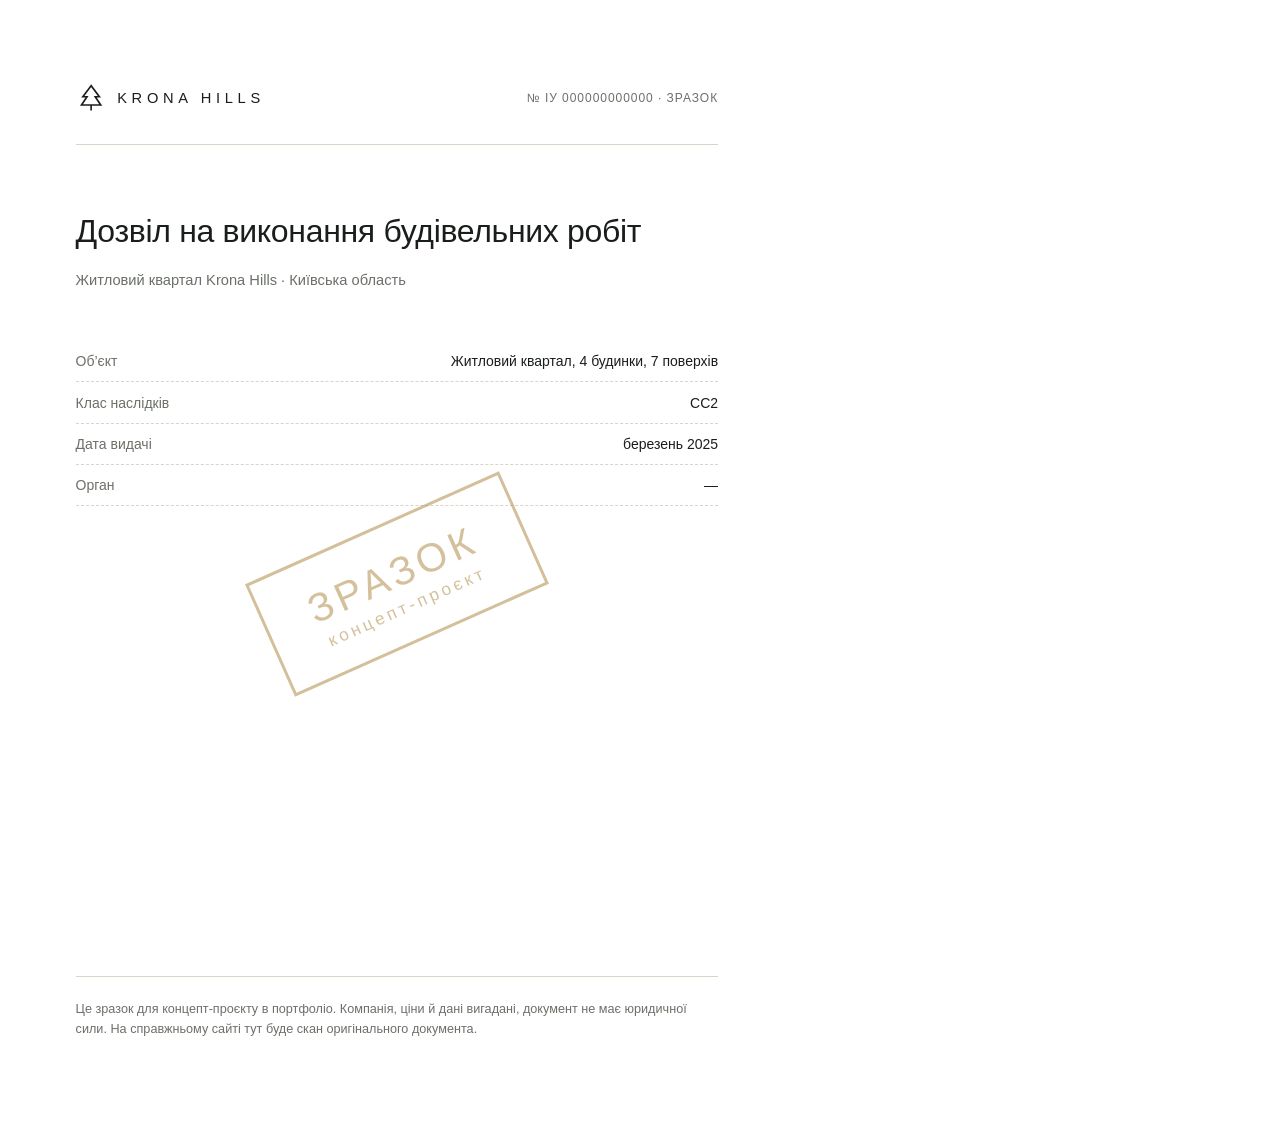
<file: tools/doc-sample.html>
<!doctype html>
<html lang="uk">
<head>
<meta charset="utf-8">
<title>Зразок документа</title>
<!-- Шаблон PDF-заглушок для docs/. Генерується командою з tools/make-docs.sh -->
<style>
  @page { size: A4; margin: 0; }
  * { box-sizing: border-box; margin: 0; padding: 0; }
  html, body { width: 210mm; height: 297mm; }
  body { font-family: -apple-system, 'Helvetica Neue', Arial, sans-serif; color: #1A1E1B; background: #fff; position: relative; overflow: hidden; }
  .page { padding: 22mm 20mm; height: 100%; display: flex; flex-direction: column; }
  .top { display: flex; justify-content: space-between; align-items: center; border-bottom: 1px solid #D9D4C8; padding-bottom: 8mm; }
  .logo { display: flex; align-items: center; gap: 3mm; font-size: 11pt; letter-spacing: .32em; }
  .logo svg { width: 8mm; height: 8mm; }
  .no { font-size: 9pt; color: #6B7068; letter-spacing: .08em; }
  h1 { font-size: 24pt; font-weight: 400; margin: 18mm 0 6mm; letter-spacing: -.01em; }
  .sub { font-size: 11pt; color: #6B7068; margin-bottom: 14mm; }
  .rows div { display: flex; justify-content: space-between; border-bottom: 1px dashed #D9D4C8; padding: 3.2mm 0; font-size: 10.5pt; }
  .rows span:first-child { color: #6B7068; }
  .note { margin-top: auto; font-size: 9.5pt; line-height: 1.55; color: #6B7068; border-top: 1px solid #D9D4C8; padding-top: 6mm; }
  .stamp {
    position: absolute; left: 50%; top: 52%; transform: translate(-50%, -50%) rotate(-24deg);
    border: 3px solid rgba(176, 140, 72, .55); color: rgba(176, 140, 72, .55);
    padding: 6mm 12mm; font-size: 30pt; letter-spacing: .12em; white-space: nowrap; text-align: center; line-height: 1.25;
  }
  .stamp small { display: block; font-size: 13pt; letter-spacing: .2em; }
</style>
</head>
<body>
  <div class="page">
    <div class="top">
      <div class="logo">
        <svg viewBox="0 0 22 22" fill="none" stroke="#1A1E1B" stroke-width="1.2"><path d="M11 2 5 10h3l-4 6h14l-4-6h3z"/><path d="M11 16v4"/></svg>
        KRONA HILLS
      </div>
      <div class="no" id="no"></div>
    </div>
    <h1 id="title"></h1>
    <p class="sub">Житловий квартал Krona Hills · Київська область</p>
    <div class="rows" id="rows"></div>
    <p class="note">Це зразок для концепт-проєкту в портфоліо. Компанія, ціни й дані вигадані, документ не має юридичної сили.
      На справжньому сайті тут буде скан оригінального документа.</p>
  </div>
  <div class="stamp">ЗРАЗОК<small>концепт-проєкт</small></div>
<script>
  const DOCS = {
    dozvil: { title: 'Дозвіл на виконання будівельних робіт', no: '№ ІУ 000000000000 · ЗРАЗОК',
      rows: [['Об’єкт', 'Житловий квартал, 4 будинки, 7 поверхів'], ['Клас наслідків', 'СС2'], ['Дата видачі', 'березень 2025'], ['Орган', '—']] },
    pravo: { title: 'Витяг про право власності на земельну ділянку', no: '№ 000000000 · ЗРАЗОК',
      rows: [['Площа ділянки', '3,2 га'], ['Цільове призначення', 'для будівництва багатоквартирних житлових будинків'], ['Власник', '—'], ['Кадастровий номер', '0000000000:00:000:0000']] },
    deklaratsiia: { title: 'Проєктна декларація', no: 'Редакція 1 · ЗРАЗОК',
      rows: [['Кількість квартир', '214'], ['Черги', '1 черга — грудень 2027, 2 черга — вересень 2028'], ['Площі квартир', 'від 42 до 118 м²'], ['Паркінг', 'підземний, 260 місць']] },
  };
  const d = DOCS[new URLSearchParams(location.search).get('doc')] || DOCS.dozvil;
  document.getElementById('title').textContent = d.title;
  document.getElementById('no').textContent = d.no;
  document.getElementById('rows').innerHTML = d.rows.map(([k, v]) => `<div><span>${k}</span><span>${v}</span></div>`).join('');
</script>
</body>
</html>
</file>
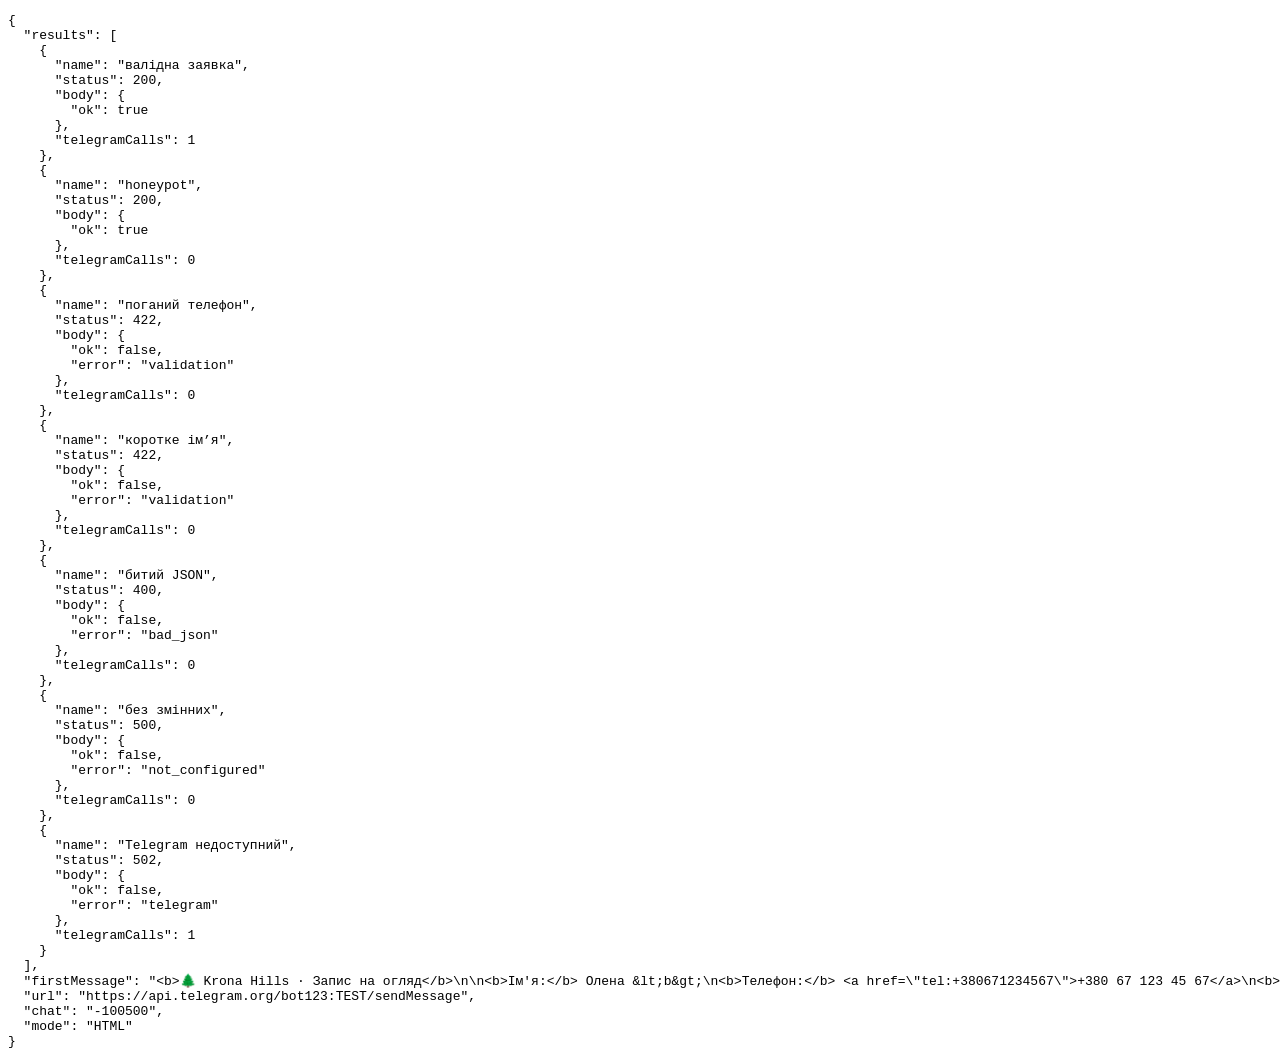
<file: tools/lead-test.html>
<!doctype html>
<meta charset="utf-8">
<title>lead test</title>
<pre id="out">running…</pre>
<script type="module">
// Тест functions/api/lead.js без Cloudflare: підміняємо fetch до Telegram
import { onRequestPost } from '../functions/api/lead.js';

const calls = [];
const realFetch = window.fetch;
let tgStatus = 200;
window.fetch = async (url, opts) => {
  calls.push({ url, body: JSON.parse(opts.body) });
  return new Response('{"ok":true}', { status: tgStatus });
};
const env = { TELEGRAM_BOT_TOKEN: '123:TEST', TELEGRAM_CHAT_ID: '-100500' };
const req = body => new Request('https://x/api/lead', { method: 'POST', headers: { 'content-type': 'application/json' }, body: typeof body === 'string' ? body : JSON.stringify(body) });
const run = async (name, body, e = env) => {
  const before = calls.length;
  const res = await onRequestPost({ request: req(body), env: e });
  return { name, status: res.status, body: await res.json(), telegramCalls: calls.length - before };
};

const valid = { form: 'visit', name: 'Олена <b>', phone: '+380 (67) 123 45 67', apartment: '2k-64 · 2 кімнати, 64 м²', date: '3 листопада', time: '13:00', pickup: true, page: 'https://krona-hills.pages.dev/?apt=2k-64', company: '' };
const results = [];
results.push(await run('валідна заявка', valid));
results.push(await run('honeypot', { ...valid, company: 'spam' }));
results.push(await run('поганий телефон', { ...valid, phone: '12345' }));
results.push(await run('коротке ім’я', { ...valid, name: 'О' }));
results.push(await run('битий JSON', '{oops'));
results.push(await run('без змінних', valid, {}));
tgStatus = 500;
results.push(await run('Telegram недоступний', { ...valid, form: 'callback' }));
window.fetch = realFetch;

const sent = calls[0];
document.getElementById('out').textContent = JSON.stringify({ results, firstMessage: sent.body.text, url: sent.url, chat: sent.body.chat_id, mode: sent.body.parse_mode }, null, 2);
window.__done = true;
</script>
</file>
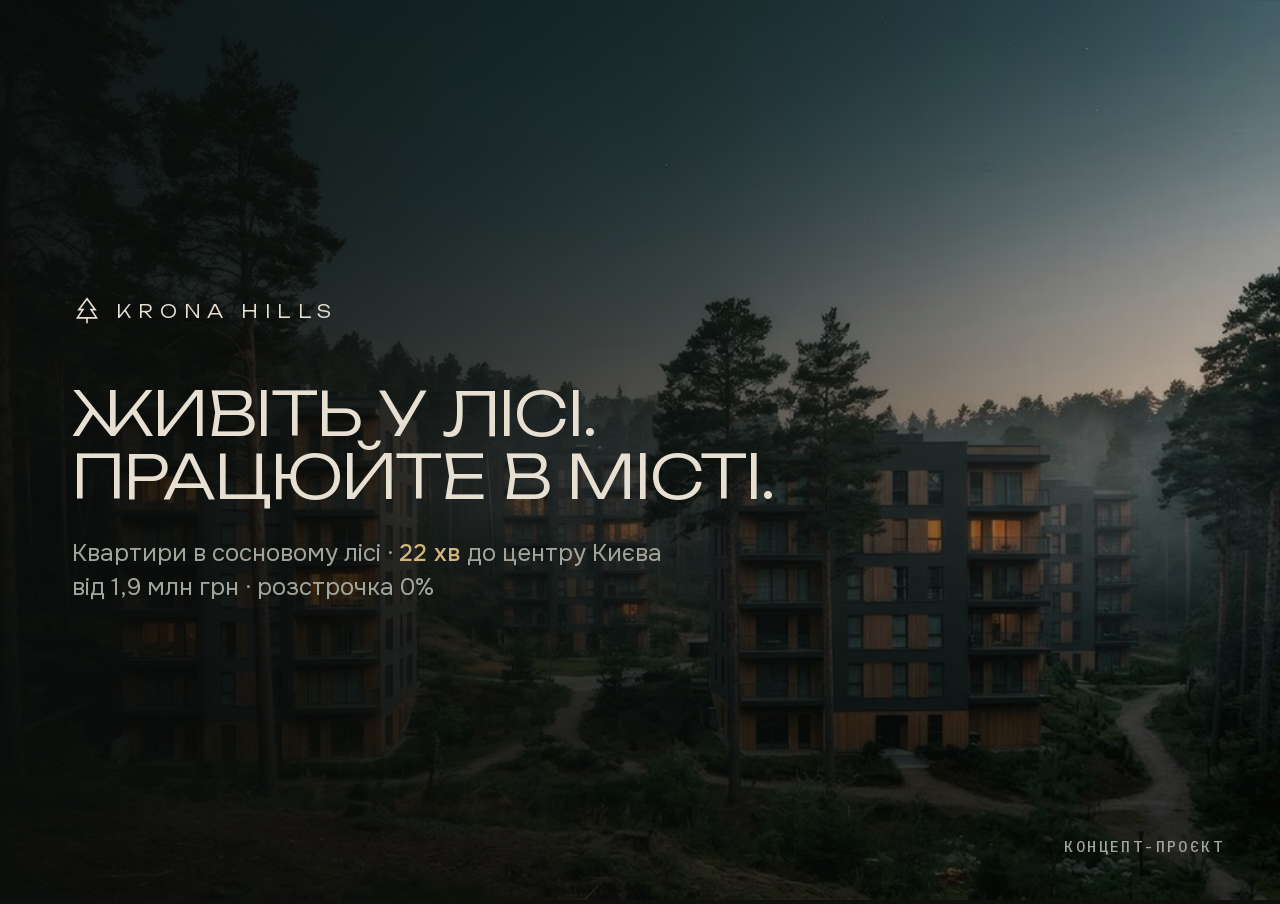
<file: tools/og.html>
<!doctype html>
<html lang="uk">
<head>
<meta charset="utf-8">
<title>OG</title>
<!-- Шаблон OG-зображення 1200×630. Генерація: bash tools/make-og.sh -->
<link rel="stylesheet" href="../css/fonts.css">
<style>
  * { margin: 0; padding: 0; box-sizing: border-box; }
  html, body { width: 1200px; height: 630px; overflow: hidden; background: #0D100E; color: #E6DFD2; }
  .bg { position: absolute; inset: 0; }
  .bg img { width: 100%; height: 100%; object-fit: cover; }
  .bg::after { content: ''; position: absolute; inset: 0; background: linear-gradient(90deg, rgba(10,13,11,.92) 0%, rgba(10,13,11,.6) 55%, rgba(10,13,11,.2) 100%); }
  svg.scene { position: absolute; inset: 0; width: 100%; height: 100%; }
  .txt { position: absolute; left: 72px; top: 0; bottom: 0; display: flex; flex-direction: column; justify-content: center; width: 900px; }
  .logo { display: flex; align-items: center; gap: 14px; font: 300 18px/1 'Unbounded'; letter-spacing: .38em; margin-bottom: 56px; }
  h1 { font: 300 60px/1.06 'Unbounded'; text-transform: uppercase; letter-spacing: -.01em; margin-bottom: 28px; }
  p { font: 400 24px/1.4 'Onest'; color: #A0A69B; }
  p b { color: #D2B57C; font-weight: 500; }
  .tag { position: absolute; right: 56px; bottom: 44px; font: 500 15px 'IBM Plex Mono'; letter-spacing: .16em; text-transform: uppercase; color: #A0A69B; }
</style>
</head>
<body>
  <div class="bg" id="bg"></div>
  <svg class="scene" id="scene" viewBox="0 0 1200 630" preserveAspectRatio="xMidYMax slice" aria-hidden="true"></svg>
  <div class="txt">
    <div class="logo">
      <svg width="30" height="30" viewBox="0 0 22 22" fill="none" stroke="#E6DFD2" stroke-width="1.2"><path d="M11 2 5 10h3l-4 6h14l-4-6h3z"/><path d="M11 16v4"/></svg>
      KRONA HILLS
    </div>
    <h1>Живіть у лісі.<br>Працюйте в місті.</h1>
    <p>Квартири в сосновому лісі · <b>22 хв</b> до центру Києва<br>від 1,9 млн грн · розстрочка 0%</p>
  </div>
  <div class="tag">Концепт-проєкт</div>
<script>
  // якщо рендер першого екрана вже є — ставимо його фоном, інакше малюємо нічну сцену
  const img = new Image();
  img.onload = () => { document.getElementById('bg').appendChild(img); document.getElementById('scene').remove(); };
  img.onerror = drawScene;
  img.src = '../images/hero/hero-desktop-1280.jpg';

  function drawScene() {
    const NS = 'http://www.w3.org/2000/svg', svg = document.getElementById('scene');
    let seed = 7; const rand = () => (seed = (seed * 1664525 + 1013904223) % 4294967296) / 4294967296;
    const el = (t, a) => { const n = document.createElementNS(NS, t); for (const k in a) n.setAttribute(k, a[k]); svg.appendChild(n); return n; };
    const grad = el('linearGradient', { id: 'sky', x1: 0, y1: 0, x2: 0, y2: 1 });
    [['0', '#0A0D0B'], ['.6', '#151C18'], ['.82', '#2A2A1F'], ['1', '#0D100E']].forEach(([o, c]) => { const s = document.createElementNS(NS, 'stop'); s.setAttribute('offset', o); s.setAttribute('stop-color', c); grad.appendChild(s); });
    el('rect', { width: 1200, height: 630, fill: 'url(#sky)' });
    let stars = ''; for (let i = 0; i < 70; i++) { const x = rand() * 1200, y = rand() * 300, r = rand() * .9 + .3; stars += `M${x} ${y}m-${r} 0a${r} ${r} 0 1 0 ${2 * r} 0a${r} ${r} 0 1 0 -${2 * r} 0`; }
    el('path', { d: stars, fill: '#E6DFD2', opacity: .35 });
    const ridge = (x, L) => [400, 455, 510, 570][L] - [50, 44, 36, 24][L] * (.6 * Math.sin(x * .0028 + L * 1.7) + .3 * Math.sin(x * .0076 + L * 3.4) + .1 * Math.sin(x * .017 + L));
    const pine = (x, y, h) => { const w = h * .36; let d = ''; for (let t = 0; t < 4; t++) { const top = y - h + t * h * .18, b = top + h * .38, hw = w * (.16 + t * .11); d += `M${x} ${top}L${x - hw} ${b}L${x + hw} ${b}Z`; } return d; };
    const cols = ['#222A25', '#19201C', '#121714', '#0A0D0B'];
    for (let L = 0; L < 4; L++) {
      if (L === 2) [[700, 74], [800, 64], [960, 80], [1070, 70]].forEach(([x, w]) => {
        const top = Math.min(ridge(x, 2), ridge(x + w, 2)) - 58;
        el('rect', { x, y: top, width: w, height: 110, fill: '#1B201C' });
        for (let r = 0; r < 6; r++) for (let c = 0; c < 5; c++) if (rand() < .32) el('rect', { x: x + 5 + c * (w - 10) / 5, y: top + 6 + r * 8, width: (w - 10) / 5 - 3, height: 4.5, fill: '#E9C987', opacity: .9 });
      });
      let d = 'M-20 630'; for (let x = -20; x <= 1220; x += 16) d += `L${x} ${ridge(x, L).toFixed(1)}`;
      el('path', { d: d + 'L1220 630Z', fill: cols[L] });
      let t = ''; const n = [36, 30, 24, 12][L], h0 = [26, 40, 60, 110][L], h1 = [46, 70, 92, 180][L];
      for (let k = 0; k < n; k++) { const x = rand() * 1240 - 20; t += pine(x, ridge(x, L) + 5, h0 + rand() * (h1 - h0)); }
      el('path', { d: t, fill: cols[L] });
    }
    // затемнення під текстом
    const fade = el('linearGradient', { id: 'fade', x1: 0, y1: 0, x2: 1, y2: 0 });
    [['0', '#0A0D0B', .9], ['.55', '#0A0D0B', .45], ['1', '#0A0D0B', 0]].forEach(([o, c, a]) => { const s = document.createElementNS(NS, 'stop'); s.setAttribute('offset', o); s.setAttribute('stop-color', c); s.setAttribute('stop-opacity', a); fade.appendChild(s); });
    el('rect', { width: 1200, height: 630, fill: 'url(#fade)' });
  }
</script>
</body>
</html>
</file>
<file: css/fonts.css>
/* Згенеровано tools/fonts.py — self-host шрифти, font-display: swap */
/* IBM Plex Mono · cyrillic */
@font-face {
  font-family: 'IBM Plex Mono';
  font-style: normal;
  font-weight: 400;
  font-display: swap;
  src: url(../fonts/ibm-plex-mono-cyrillic-0.woff2) format('woff2');
  unicode-range: U+0301, U+0400-045F, U+0490-0491, U+04B0-04B1, U+2116;
}
/* IBM Plex Mono · latin */
@font-face {
  font-family: 'IBM Plex Mono';
  font-style: normal;
  font-weight: 400;
  font-display: swap;
  src: url(../fonts/ibm-plex-mono-latin-1.woff2) format('woff2');
  unicode-range: U+0000-00FF, U+0131, U+0152-0153, U+02BB-02BC, U+02C6, U+02DA, U+02DC, U+0304, U+0308, U+0329, U+2000-206F, U+20AC, U+2122, U+2191, U+2193, U+2212, U+2215, U+FEFF, U+FFFD;
}
/* IBM Plex Mono · cyrillic */
@font-face {
  font-family: 'IBM Plex Mono';
  font-style: normal;
  font-weight: 500;
  font-display: swap;
  src: url(../fonts/ibm-plex-mono-cyrillic-2.woff2) format('woff2');
  unicode-range: U+0301, U+0400-045F, U+0490-0491, U+04B0-04B1, U+2116;
}
/* IBM Plex Mono · latin */
@font-face {
  font-family: 'IBM Plex Mono';
  font-style: normal;
  font-weight: 500;
  font-display: swap;
  src: url(../fonts/ibm-plex-mono-latin-3.woff2) format('woff2');
  unicode-range: U+0000-00FF, U+0131, U+0152-0153, U+02BB-02BC, U+02C6, U+02DA, U+02DC, U+0304, U+0308, U+0329, U+2000-206F, U+20AC, U+2122, U+2191, U+2193, U+2212, U+2215, U+FEFF, U+FFFD;
}
/* Onest · cyrillic */
@font-face {
  font-family: 'Onest';
  font-style: normal;
  font-weight: 300;
  font-display: swap;
  src: url(../fonts/onest-cyrillic-4.woff2) format('woff2');
  unicode-range: U+0301, U+0400-045F, U+0490-0491, U+04B0-04B1, U+2116;
}
/* Onest · latin */
@font-face {
  font-family: 'Onest';
  font-style: normal;
  font-weight: 300;
  font-display: swap;
  src: url(../fonts/onest-latin-5.woff2) format('woff2');
  unicode-range: U+0000-00FF, U+0131, U+0152-0153, U+02BB-02BC, U+02C6, U+02DA, U+02DC, U+0304, U+0308, U+0329, U+2000-206F, U+20AC, U+2122, U+2191, U+2193, U+2212, U+2215, U+FEFF, U+FFFD;
}
/* Onest · cyrillic */
@font-face {
  font-family: 'Onest';
  font-style: normal;
  font-weight: 400;
  font-display: swap;
  src: url(../fonts/onest-cyrillic-4.woff2) format('woff2');
  unicode-range: U+0301, U+0400-045F, U+0490-0491, U+04B0-04B1, U+2116;
}
/* Onest · latin */
@font-face {
  font-family: 'Onest';
  font-style: normal;
  font-weight: 400;
  font-display: swap;
  src: url(../fonts/onest-latin-5.woff2) format('woff2');
  unicode-range: U+0000-00FF, U+0131, U+0152-0153, U+02BB-02BC, U+02C6, U+02DA, U+02DC, U+0304, U+0308, U+0329, U+2000-206F, U+20AC, U+2122, U+2191, U+2193, U+2212, U+2215, U+FEFF, U+FFFD;
}
/* Onest · cyrillic */
@font-face {
  font-family: 'Onest';
  font-style: normal;
  font-weight: 500;
  font-display: swap;
  src: url(../fonts/onest-cyrillic-4.woff2) format('woff2');
  unicode-range: U+0301, U+0400-045F, U+0490-0491, U+04B0-04B1, U+2116;
}
/* Onest · latin */
@font-face {
  font-family: 'Onest';
  font-style: normal;
  font-weight: 500;
  font-display: swap;
  src: url(../fonts/onest-latin-5.woff2) format('woff2');
  unicode-range: U+0000-00FF, U+0131, U+0152-0153, U+02BB-02BC, U+02C6, U+02DA, U+02DC, U+0304, U+0308, U+0329, U+2000-206F, U+20AC, U+2122, U+2191, U+2193, U+2212, U+2215, U+FEFF, U+FFFD;
}
/* Unbounded · cyrillic */
@font-face {
  font-family: 'Unbounded';
  font-style: normal;
  font-weight: 200;
  font-display: swap;
  src: url(../fonts/unbounded-cyrillic-6.woff2) format('woff2');
  unicode-range: U+0301, U+0400-045F, U+0490-0491, U+04B0-04B1, U+2116;
}
/* Unbounded · latin */
@font-face {
  font-family: 'Unbounded';
  font-style: normal;
  font-weight: 200;
  font-display: swap;
  src: url(../fonts/unbounded-latin-7.woff2) format('woff2');
  unicode-range: U+0000-00FF, U+0131, U+0152-0153, U+02BB-02BC, U+02C6, U+02DA, U+02DC, U+0304, U+0308, U+0329, U+2000-206F, U+20AC, U+2122, U+2191, U+2193, U+2212, U+2215, U+FEFF, U+FFFD;
}
/* Unbounded · cyrillic */
@font-face {
  font-family: 'Unbounded';
  font-style: normal;
  font-weight: 300;
  font-display: swap;
  src: url(../fonts/unbounded-cyrillic-6.woff2) format('woff2');
  unicode-range: U+0301, U+0400-045F, U+0490-0491, U+04B0-04B1, U+2116;
}
/* Unbounded · latin */
@font-face {
  font-family: 'Unbounded';
  font-style: normal;
  font-weight: 300;
  font-display: swap;
  src: url(../fonts/unbounded-latin-7.woff2) format('woff2');
  unicode-range: U+0000-00FF, U+0131, U+0152-0153, U+02BB-02BC, U+02C6, U+02DA, U+02DC, U+0304, U+0308, U+0329, U+2000-206F, U+20AC, U+2122, U+2191, U+2193, U+2212, U+2215, U+FEFF, U+FFFD;
}
/* Unbounded · cyrillic */
@font-face {
  font-family: 'Unbounded';
  font-style: normal;
  font-weight: 400;
  font-display: swap;
  src: url(../fonts/unbounded-cyrillic-6.woff2) format('woff2');
  unicode-range: U+0301, U+0400-045F, U+0490-0491, U+04B0-04B1, U+2116;
}
/* Unbounded · latin */
@font-face {
  font-family: 'Unbounded';
  font-style: normal;
  font-weight: 400;
  font-display: swap;
  src: url(../fonts/unbounded-latin-7.woff2) format('woff2');
  unicode-range: U+0000-00FF, U+0131, U+0152-0153, U+02BB-02BC, U+02C6, U+02DA, U+02DC, U+0304, U+0308, U+0329, U+2000-206F, U+20AC, U+2122, U+2191, U+2193, U+2212, U+2215, U+FEFF, U+FFFD;
}
</file>
<file: css/style.css>
/* =========================================================
   Krona Hills — стилі
   ========================================================= */

:root {
  --bg: #0D100E;
  --bg-2: #141915;
  --line: rgba(230, 223, 210, .12);
  --bone: #E6DFD2;
  --muted: #A0A69B;
  --dim: #4E544D;
  --gold: #D2B57C;
  --gold-soft: rgba(210, 181, 124, .14);

  --f-display: 'Unbounded', system-ui, sans-serif;
  --f-text: 'Onest', system-ui, sans-serif;
  --f-mono: 'IBM Plex Mono', ui-monospace, monospace;

  --safe-t: env(safe-area-inset-top, 0px);
  --safe-b: env(safe-area-inset-bottom, 0px);
  --pad: max(16px, env(safe-area-inset-left, 0px), env(safe-area-inset-right, 0px));
  --ease: cubic-bezier(.2, .7, .1, 1);
}

@media (min-width: 900px) {
  :root { --pad: clamp(32px, 4vw, 64px); }
}
/* край контенту: на широких екранах збігається з контейнером 1440px */
:root { --edge: max(var(--pad), calc((100% - 1440px) / 2 + var(--pad))); }

/* ---------- база ---------- */
*, *::before, *::after { box-sizing: border-box; margin: 0; padding: 0; }
html { scroll-behavior: smooth; -webkit-text-size-adjust: 100%; }
body {
  background: var(--bg);
  color: var(--bone);
  font: 400 16px/1.6 var(--f-text);
  -webkit-font-smoothing: antialiased;
  overflow-x: hidden;
}
html, body { overflow-x: clip; max-width: 100%; }
a { color: inherit; text-decoration: none; }
button { font: inherit; color: inherit; background: none; border: 0; cursor: pointer; }
img, svg { display: block; max-width: 100%; }
::selection { background: var(--gold); color: var(--bg); }
:focus-visible { outline: 1px solid var(--gold); outline-offset: 3px; }
.input input:focus-visible { outline: none; }


main > section[id] { scroll-margin-top: 24px; }
.forest-grid, .loc-grid, .terms-grid, .pr-grid, .faq-grid, .visit-grid { grid-template-columns: minmax(0, 1fr); }
.forest-grid > *, .loc-grid > *, .loc-info > *, .terms-grid > *, .pr-grid > *, .faq-grid > *, .faq-aside > *, .visit-grid > *, .q-grid > * { min-width: 0; }
.container { width: 100%; max-width: 1440px; margin: 0 auto; padding: 0 var(--pad); }

.label {
  font: 500 11px/1.4 var(--f-mono);
  letter-spacing: .18em;
  text-transform: uppercase;
  color: var(--muted);
}
.label-gold { color: var(--gold); }

/* ---------- кнопки ---------- */
.btn {
  display: inline-flex; align-items: center; justify-content: center;
  padding: 17px 30px;
  font: 500 12px/1 var(--f-text);
  letter-spacing: .16em;
  text-transform: uppercase;
  transition: background .35s var(--ease), color .35s var(--ease), border-color .35s var(--ease);
}
.btn-gold { background: var(--gold); color: #13140F; }
.btn-gold:hover { background: var(--bone); }
.btn-ghost { border: 1px solid rgba(230, 223, 210, .3); }
.btn-ghost:hover { border-color: var(--bone); }

.link-gold {
  color: var(--gold);
  padding-bottom: 4px;
  background: linear-gradient(currentColor, currentColor) 0 100% / 100% 1px no-repeat;
  transition: background-size .4s var(--ease);
}
.link-gold:hover { background-size: 0 1px; background-position: 100% 100%; }

/* =========================================================
   Навігація
   ========================================================= */
.nav {
  position: fixed; inset: 0 0 auto 0; z-index: 40;
  display: flex; align-items: center; justify-content: space-between;
  padding: calc(16px + var(--safe-t)) var(--edge) 16px;
  font-size: 13px;
  transition: background .4s, border-color .4s;
  border-bottom: 1px solid transparent;
}
.nav.scrolled {
  background: rgba(13, 16, 14, .93);
  border-color: var(--line);
}
.logo { display: flex; align-items: center; gap: 12px; min-height: 44px; color: var(--bone); }
.logo span { font: 300 12px/1 var(--f-display); letter-spacing: .38em; }

.menu, .nav-right { display: none; }

.burger { width: 44px; height: 44px; margin-right: -4px; position: relative; z-index: 2; }
.burger span {
  position: absolute; left: 9px; right: 9px; height: 1px; background: var(--bone);
  transition: transform .4s var(--ease), top .4s var(--ease);
}
.burger span:first-child { top: 18px; }
.burger span:last-child { top: 25px; }
.menu-open .burger span:first-child { top: 22px; transform: rotate(45deg); }
.menu-open .burger span:last-child { top: 22px; transform: rotate(-45deg); }

.mobile-menu {
  position: fixed; inset: 0; z-index: 35;
  background: var(--bg);
  display: flex; flex-direction: column; justify-content: space-between;
  padding: 110px var(--pad) 32px;
  overflow-y: auto;
  gap: 32px;
  opacity: 0; visibility: hidden;
  /* закриття: спершу згасає, потім ховається */
  transition: opacity .4s var(--ease), visibility 0s .4s;
}
/* відкриття: видиме одразу (щоб фокус потрапив у меню), плавно проявляється */
.menu-open .mobile-menu { opacity: 1; visibility: visible; transition: opacity .4s var(--ease), visibility 0s; }
.menu-open .nav { background: var(--bg); border-color: var(--line); }
.mobile-menu nav { display: flex; flex-direction: column; gap: 6px; }
.mobile-menu nav a {
  font: 300 34px/1.3 var(--f-display);
  text-transform: uppercase;
  border-bottom: 1px solid var(--line);
  padding: 10px 0;
}
.mobile-menu-foot { display: flex; flex-direction: column; gap: 18px; }
.mobile-menu-foot .tel { font: 400 15px var(--f-mono); color: var(--muted); }
html.menu-open, .menu-open { overflow: hidden; overscroll-behavior: none; }

@media (min-width: 1100px) {
  .burger, .mobile-menu { display: none; }
  .menu { display: flex; gap: 36px; color: var(--muted); letter-spacing: .04em; }
  .menu a { transition: color .3s; }
  .menu a:hover { color: var(--bone); }
  .nav-right { display: flex; align-items: center; gap: 28px; }
  /* зона натискання 44 px, вигляд шапки не змінюється */
  .menu a, .nav-right a { display: inline-flex; align-items: center; min-height: 44px; margin: -10px 0; }
  .tel { color: var(--muted); transition: color .3s; }
  .tel:hover { color: var(--bone); }
}

/* =========================================================
   1. Перший екран
   ========================================================= */
.hero {
  /* наскільки текст опускається і гора виростає за перший екран скролу */
  --sink: 60vh; --rise: -45vh;
  position: relative;
  min-height: 100vh; min-height: 100svh;
  display: flex; flex-direction: column;
  overflow: hidden;
  isolation: isolate;
}
.hero-scene, .scene-layer { position: absolute; inset: 0; width: 100%; height: 100%; z-index: -1; pointer-events: none; }
/* шари, що зсуваються за мишею, ширші за екран — щоб у кадрі ніколи не з'являвся їхній край */
.scene-layer, .hero-front svg { left: -60px; right: -60px; width: calc(100% + 120px); max-width: none; }
@media (hover: hover) and (pointer: fine) and (min-width: 900px) {
  .scene-layer, .hero-front svg { will-change: transform; }
}
/* передній пагорб: при скролі виростає і ховає текст; знизу продовжується кольором наступного блоку */
.hero-front { position: absolute; inset: 0; z-index: 1; pointer-events: none; }
.hero-photo { position: absolute; inset: 0; z-index: -1; display: block; }
.hero-photo img { width: 100%; height: 100%; object-fit: cover; object-position: 50% 60%; }
/* затемнення зверху (меню, текст) і плавний перехід у пагорби знизу */
.hero-photo::after {
  content: ''; position: absolute; inset: 0;
  background:
    radial-gradient(ellipse 66% 44% at 50% 52%, rgba(10,13,11,.66), rgba(10,13,11,0)),
    linear-gradient(180deg, rgba(10,13,11,.78) 0%, rgba(10,13,11,.35) 35%, rgba(10,13,11,.45) 60%, rgba(13,16,14,.95) 100%);
}
/* з рендером намальовані пагорби не потрібні — лишається тільки передній, за який ховається текст */
.hero.has-photo .scene-layer { display: none; }
.render-tag.hero-tag { right: var(--edge); left: auto; top: auto; bottom: calc(96px + var(--safe-b)); z-index: 2; }
.hero-front svg { position: absolute; top: 0; height: 100%; }
.hero-front::after { content: ''; position: absolute; left: 0; right: 0; top: calc(100% - 1px); height: 70vh; background: var(--bg); }

.hero-content {
  position: relative;
  padding: calc(96px + var(--safe-t) + 4svh) var(--pad) 40px;
  text-align: center;
}
.eyebrow-extra { display: none; }
@media (min-width: 640px) { .eyebrow-extra { display: inline; } }
.eyebrow {
  font: 500 11px/1.4 var(--f-mono);
  letter-spacing: .22em;
  text-transform: uppercase;
  color: var(--gold);
  margin-bottom: 26px;
}
.hero-title {
  font: 300 clamp(22px, 6.4vw, 92px)/1.1 var(--f-display);
  text-wrap: balance;
  text-transform: uppercase;
  letter-spacing: -.01em;
  margin: 0 auto 26px;
  max-width: 1200px;
}
.line { display: block; overflow: hidden; padding-bottom: .04em; }
.line > span {
  display: inline-block;
  transform: translateY(110%);
  animation: rise 1.3s var(--ease) forwards;
  animation-delay: var(--d, 0s);
}
.hero-sub {
  max-width: 500px;
  margin: 0 auto 36px;
  color: var(--muted);
  font-size: 15px;
}
.hero-ctas { display: flex; flex-direction: column; gap: 10px; align-items: center; }
.hero-note { margin-top: 16px; font-size: 13px; color: var(--muted); }
.hero-sub, .hero-note, .hero-meta { text-shadow: 0 1px 14px rgba(5, 7, 6, .9), 0 0 2px rgba(5, 7, 6, .8); }
/* на фото сірий тексту не вистачає контрасту — світлішаємо */
.hero.has-photo .hero-sub, .hero.has-photo .hero-note, .hero.has-photo .hero-meta { color: rgba(230, 223, 210, .88); }
.hero-ctas .btn { width: 100%; max-width: 320px; }

.hero-meta {
  position: relative; z-index: 2;
  margin-top: auto;
  padding: 0 var(--edge) calc(20px + var(--safe-b));
  display: flex; justify-content: space-between; align-items: flex-end; gap: 16px;
  font: 400 11px/1.6 var(--f-mono);
  letter-spacing: .1em; text-transform: uppercase;
  color: var(--muted);
}
.hero-meta b { color: var(--bone); font-weight: 500; }
.hero-meta .right { text-align: right; }

.scroll-cue {
  display: none;
  width: 1px; height: 54px;
  background: var(--line);
  position: relative; overflow: hidden;
}
.scroll-cue i {
  position: absolute; left: 0; top: 0; width: 1px; height: 18px;
  background: var(--gold);
  animation: cue 2.2s var(--ease) infinite;
}

@media (max-width: 899px) { .hero { --sink: 52vh; --rise: -30vh; } }
@media (min-width: 640px) {
  .hero-ctas { flex-direction: row; justify-content: center; }
  .hero-ctas .btn { width: auto; }
  .hero-sub { font-size: 16px; }
  .eyebrow { font-size: 11px; }
}
@media (min-width: 900px) {
  .hero-content { padding-top: 22vh; will-change: transform, opacity; }
  .hero-meta { padding-bottom: 32px; font-size: 11px; }
  .scroll-cue { display: block; }
}

/* при скролі текст плавно опускається за передній пагорб (браузер рахує сам — без смикання) */
@supports (animation-timeline: scroll()) {
  .hero-content, .hero-front {
    animation: heroSink linear both;
    animation-timeline: scroll(root block);
    animation-range: 0 100vh;
  }
  .hero-front { animation-name: hillRise; }
  @keyframes heroSink { to { transform: translateY(var(--sink)); } }
  @keyframes hillRise { to { transform: translateY(var(--rise)); } }
  /* нижній рядок згасає на старті скролу, щоб не висів над горою */
  .hero-meta > * { animation: metaOut linear both; animation-timeline: scroll(root block); animation-range: 0 22vh; }
  @keyframes metaOut { to { opacity: 0; } }
}
@media (prefers-reduced-motion: reduce) { .hero-content, .hero-front, .hero-meta > * { animation: none !important; transform: none !important; } }

/* загальна поява */
.reveal { opacity: 0; transform: translateY(16px); animation: fadeUp 1.1s var(--ease) forwards; animation-delay: var(--d, 0s); }

@keyframes rise { to { transform: none; } }
@keyframes fadeUp { to { opacity: 1; transform: none; } }
@keyframes cue { 0% { transform: translateY(-20px); } 100% { transform: translateY(60px); } }

/* вікна в будинках */
.win { transition: opacity 1.4s ease; }

/* =========================================================
   2. Ліс
   ========================================================= */
.forest { padding: 64px 0 80px; position: relative; }

.section-head {
  display: flex; justify-content: space-between; gap: 16px;
  padding-bottom: 16px;
  border-bottom: 1px solid var(--line);
  margin-bottom: 36px;
}

.manifesto {
  font: 300 clamp(24px, 3.8vw, 54px)/1.18 var(--f-display);
  letter-spacing: -.015em;
  max-width: 1100px;
  margin-bottom: 44px;
  text-wrap: balance;
}
.manifesto .w { color: var(--dim); transition: color .5s ease; }
.manifesto .w.on { color: var(--bone); }
.manifesto .w.accent.on { color: var(--gold); }

.forest-grid { display: grid; gap: 40px; }

.forest-text p { color: var(--muted); max-width: 460px; margin-bottom: 18px; }
.forest-text p:first-child { color: var(--bone); font-size: 17px; }

.stats {
  display: grid; grid-template-columns: repeat(3, minmax(0, 1fr));
  border-top: 1px solid var(--line);
  margin-top: 28px;
}
.stats > div { padding: 22px 12px 0 0; }
.stats > div + div { padding-left: 14px; border-left: 1px solid var(--line); }
.stats dt {
  font: 300 clamp(28px, 6vw, 46px)/1 var(--f-display);
  letter-spacing: -.03em;
  margin-bottom: 10px;
  font-variant-numeric: tabular-nums;
}
.stats dd { font-size: 12px; color: var(--muted); line-height: 1.45; }

.text-cta {
  display: inline-flex; align-items: center; gap: 14px;
  margin-top: 28px;
  font: 500 13px/1 var(--f-text);
  letter-spacing: .14em; text-transform: uppercase;
  color: var(--gold);
}
.text-cta span { transition: transform .35s var(--ease); }
.text-cta:hover span { transform: translateX(6px); }

/* карта */
.forest-map { margin: 0; }
.map-frame {
  position: relative;
  border: 1px solid var(--line);
  background:
    radial-gradient(120% 90% at 50% 40%, #151B17 0%, var(--bg) 75%);
  aspect-ratio: 640 / 560;
}
.map { width: 100%; height: 100%; position: relative; z-index: 1; }
.map-trees { position: absolute; inset: 0; width: 100%; height: 100%; opacity: 0; transform: scale(.985); transition: opacity 1.4s ease, transform 1.8s var(--ease); }
.map-frame.show .map-trees { opacity: 1; transform: none; }
.map .b-shape {
  fill: var(--gold-soft); stroke: var(--gold); stroke-width: 1;
  stroke-dasharray: 400; stroke-dashoffset: 400;
  transition: stroke-dashoffset 1.6s var(--ease), fill .35s;
}
.map.show .b-shape { stroke-dashoffset: 0; transition-delay: 1.4s, 0s; }
.map .b { cursor: pointer; outline: none; }
.map .b:hover .b-shape, .map .b:focus .b-shape, .map .b.active .b-shape { fill: rgba(210, 181, 124, .38); }
.map .b-num { font: 500 11px var(--f-mono); fill: var(--gold); opacity: 0; transition: opacity .6s 2.2s; }
.map.show .b-num { opacity: 1; }
.map .road { fill: none; stroke: var(--dim); stroke-width: 1; stroke-dasharray: 3 5; opacity: 0; transition: opacity 1s 1.2s; }
.map.show .road { opacity: 1; }
.map .m-label { font: 400 10px var(--f-mono); fill: var(--muted); letter-spacing: .08em; }

.map-tip {
  position: absolute; left: 0; top: 0;
  padding: 12px 14px;
  background: rgba(13, 16, 14, .92);
  border: 1px solid rgba(210, 181, 124, .35);
  font-size: 13px; line-height: 1.45;
  pointer-events: none;
  opacity: 0; transform: translate(-50%, calc(-100% - 14px)) translateY(6px);
  transition: opacity .25s, transform .25s var(--ease);
  width: max-content; max-width: min(260px, calc(100% - 16px));
}
.map-tip.on { opacity: 1; transform: translate(-50%, calc(-100% - 14px)); }
.map-tip b { display: block; font: 400 11px var(--f-mono); letter-spacing: .12em; text-transform: uppercase; color: var(--gold); margin-bottom: 4px; }
.map-hint .hint-touch { display: none; }
@media (hover: none) { .map-hint .hint-hover { display: none; } .map-hint .hint-touch { display: inline; } }
.map-hint { position: absolute; right: 12px; bottom: 12px; font: 400 11px var(--f-mono); letter-spacing: .12em; text-transform: uppercase; color: var(--muted); }

.legend {
  display: flex; flex-wrap: wrap; gap: 10px 22px;
  margin-top: 14px;
  font: 400 11px var(--f-mono); color: var(--muted); letter-spacing: .04em;
}
.legend span { display: inline-flex; align-items: center; gap: 8px; }
.legend i { display: inline-block; width: 8px; height: 8px; }
.lg-dot { background: var(--bone); border-radius: 50%; opacity: .7; }
.lg-ring { border: 1px solid var(--gold); border-radius: 50%; }
.lg-sq { background: var(--gold-soft); border: 1px solid var(--gold); }

@media (min-width: 900px) {
  .forest { padding: 100px 0 110px; }
  .section-head { margin-bottom: 48px; }
  .manifesto { margin-bottom: 64px; }
  .forest-grid { grid-template-columns: minmax(0, 5fr) minmax(0, 6fr); gap: clamp(40px, 5vw, 88px); align-items: center; }
  .forest-map { max-width: 680px; justify-self: end; width: 100%; }
  .forest-text p:first-child { font-size: 19px; }
  .stats dd { font-size: 13px; }
}

/* =========================================================
   Спільне для блоків 3+
   ========================================================= */
.h2 {
  font: 300 clamp(28px, 4.4vw, 60px)/1.1 var(--f-display);
  letter-spacing: -.02em;
  text-wrap: balance;
  margin-bottom: 20px;
}
.gold { color: var(--gold); }
.lead { color: var(--muted); font-size: 16px; max-width: 480px; }
@media (min-width: 900px) { .lead { font-size: 17px; } }

/* =========================================================
   3. Локація
   ========================================================= */
.location { padding: 64px 0 56px; }

/* на мобільному: заголовок → опис → карта → перемикач і список */
.loc-grid { display: grid; }
.loc-info { display: contents; }
.loc-info > .h2, .loc-info > .lead { order: 1; }
.loc-info > .seg { justify-self: start; }
.loc-info > * { order: 3; }

.seg {
  display: inline-flex;
  margin: 28px 0 8px;
  padding: 4px;
  border: 1px solid var(--line);
  border-radius: 99px;
}
.seg button {
  min-height: 44px;
  padding: 14px 20px;
  border-radius: 99px;
  font: 500 12px/1 var(--f-text);
  letter-spacing: .1em; text-transform: uppercase;
  color: var(--muted);
  transition: background .35s var(--ease), color .35s;
}
.seg button[aria-pressed="true"] { background: var(--bone); color: var(--bg); }

.loc-list { list-style: none; }
.loc-list li {
  display: flex; justify-content: space-between; align-items: center; gap: 16px;
  padding: 14px 0;
  border-bottom: 1px solid var(--line);
  cursor: default;
  transition: padding .35s var(--ease);
}
.loc-name { display: flex; flex-direction: column; gap: 2px; font-size: 15px; font-weight: 400; }
.loc-name small { font: 400 12px/1.35 var(--f-mono); color: var(--muted); letter-spacing: .04em; }
.loc-t {
  font: 300 26px/1 var(--f-display);
  font-variant-numeric: tabular-nums;
  white-space: nowrap;
  transition: opacity .25s, transform .25s var(--ease);
}
.loc-t::after { content: ' хв'; font: 400 11px var(--f-mono); color: var(--muted); letter-spacing: .06em; }
.loc-t.swap { opacity: 0; transform: translateY(-6px); }
.loc-list li.hl .loc-t, .loc-list li.hl .loc-name { color: var(--gold); }

.loc-note {
  display: flex; gap: 12px; align-items: flex-start;
  margin-top: 20px;
  font-size: 14px; color: var(--muted);
}
.loc-note svg { flex: none; color: var(--gold); margin-top: 2px; }

.loc-cta { display: flex; flex-direction: column; gap: 12px; margin-top: 28px; }
.loc-cta span { font-size: 13px; color: var(--muted); }

.loc-map {
  margin: 0;
  border: 1px solid var(--line);
  background: radial-gradient(90% 80% at 30% 35%, #151B17 0%, var(--bg) 80%);
  aspect-ratio: 4 / 3;
  order: 2;
  margin-top: 24px;
}
.loc-map svg { width: 100%; height: 100%; }
.loc-map .m-label { font: 400 10px var(--f-mono); fill: var(--muted); letter-spacing: .1em; }
.loc-map .m-label.dim { fill: var(--dim); }
.loc-map .m-label.gold { fill: var(--gold); font-weight: 500; }
.river { fill: none; stroke: #16201F; stroke-width: 12; stroke-linecap: round; }
.city { fill: rgba(230, 223, 210, .04); stroke: rgba(230, 223, 210, .18); stroke-dasharray: 3 4; }
.walk-ring { fill: rgba(210, 181, 124, .05); stroke: rgba(210, 181, 124, .3); stroke-dasharray: 2 4; }
.kh { fill: var(--gold); }
.kh-pulse { fill: none; stroke: var(--gold); transform-origin: 150px 150px; animation: pulse 2.6s ease-out infinite; }
@keyframes pulse { from { transform: scale(1); opacity: .8; } to { transform: scale(3.2); opacity: 0; } }

.route {
  fill: none; stroke: var(--gold); stroke-width: 2;
  transition: stroke-dashoffset 1.8s var(--ease), opacity .4s;
}
.route-car { stroke-dasharray: var(--len, 1000); stroke-dashoffset: var(--len, 1000); }
.route-transit { stroke-dasharray: 5 6; opacity: 0; }
.loc-map.show .route-car { stroke-dashoffset: 0; }
.loc-map.transit .route-car { opacity: 0; }
.loc-map.transit .route-transit { opacity: 1; }

.pois circle { fill: var(--bg); stroke: var(--bone); stroke-width: 1.2; transition: fill .3s, stroke .3s; }
.pois circle.hl { fill: var(--gold); stroke: var(--gold); }
.poi-lines line { stroke: var(--gold); stroke-width: 1; stroke-dasharray: 3 3; opacity: 0; transition: opacity .3s; }
.poi-lines line.hl { opacity: .8; }

@media (min-width: 900px) {
  .location { padding: 100px 0 110px; }
  .loc-grid { grid-template-columns: minmax(0, 5fr) minmax(0, 6fr); gap: clamp(40px, 5vw, 88px); align-items: center; }
  .loc-info { display: block; }
  .loc-map { order: 0; margin-top: 0; }
  .loc-list li:hover { padding-left: 8px; }
  .loc-cta { flex-direction: row; align-items: center; gap: 20px; }
}

/* =========================================================
   4. Квартал
   ========================================================= */
.quarter { padding: 56px 0 80px; }
.q-head { margin-bottom: 32px; }

.q-grid { display: flex; flex-direction: column; gap: 12px; }

.q-card {
  position: relative;
  background: var(--bg-2);
  border: 1px solid var(--line);
  padding: 22px;
  transition: border-color .4s, background .4s;
}
.q-card h3 { font: 400 19px/1.25 var(--f-display); letter-spacing: -.01em; margin-bottom: 10px; }
.q-card p { font-size: 14px; color: var(--muted); }
.q-num { position: absolute; top: 20px; right: 20px; font: 400 11px var(--f-mono); color: var(--dim); letter-spacing: .08em; }
.q-icon {
  width: 34px; height: 34px; margin-bottom: 36px;
  fill: none; stroke: var(--gold); stroke-width: 1.2; stroke-linecap: round; stroke-linejoin: round;
  transition: transform .5s var(--ease);
}

/* велика картка з ілюстрацією двору */
.q-big { padding: 0; overflow: hidden; display: flex; flex-direction: column; }
.q-illu { width: 100%; height: auto; background: #111612; border-bottom: 1px solid var(--line); }
.q-big .q-body { padding: 22px; position: relative; }
.q-big .q-num { top: 22px; }
.q-big h3 { font-size: 22px; }

/* на мобільному — горизонтальна стрічка карток зі свайпом */
.q-cards {
  display: flex; gap: 10px;
  overflow-x: auto;
  scroll-snap-type: x mandatory;
  margin: 0 calc(-1 * var(--pad));
  padding: 0 var(--pad);
  scrollbar-width: none;
}
.q-cards::-webkit-scrollbar { display: none; }
.q-cards .q-card { flex: 0 0 78%; scroll-snap-align: start; scroll-margin-left: var(--pad); }

.q-dots { height: 2px; background: var(--line); position: relative; margin: 6px 0 4px; overflow: hidden; }
.q-dots i { position: absolute; left: 0; top: 0; bottom: 0; width: 30%; background: var(--gold); transition: transform .15s linear; }

.q-cta {
  background: linear-gradient(135deg, rgba(210, 181, 124, .14), rgba(210, 181, 124, .03));
  border-color: rgba(210, 181, 124, .3);
  display: flex; flex-direction: column; gap: 20px; justify-content: space-between;
}
.q-cta p { color: var(--bone); opacity: .75; }

@media (hover: hover) {
  .q-card:hover { border-color: rgba(210, 181, 124, .4); }
  .q-card:hover .q-icon { transform: translateY(-4px); }
}

@media (min-width: 640px) {
  .q-grid { display: grid; grid-template-columns: repeat(2, minmax(0, 1fr)); }
  .q-big, .q-cta { grid-column: 1 / -1; }
  .q-cards { display: contents; }
  .q-dots { display: none; }
}
@media (min-width: 900px) {
  .quarter { padding: 100px 0 110px; }
  .q-head { display: grid; grid-template-columns: minmax(0, 6fr) minmax(0, 5fr); gap: 48px; align-items: end; margin-bottom: 48px; }
  .q-head .h2 { margin-bottom: 0; }
  .q-cta { flex-direction: row; align-items: center; }
  .q-card { padding: 26px; }
  .q-big .q-body { padding: 26px; }
}
@media (min-width: 1200px) {
  .q-grid { grid-template-columns: repeat(4, minmax(0, 1fr)); }
  .q-big { grid-column: span 2; grid-row: span 3; }
  .q-big .q-illu { flex: 1; min-height: 0; }
}

/* =========================================================
   5. Квартири
   ========================================================= */
.flats { padding: 56px 0 80px; }

.filters { display: flex; flex-direction: column; gap: 12px; margin-bottom: 20px; }
.filter-tabs {
  display: flex; gap: 6px;
  overflow-x: auto; scrollbar-width: none;
  margin: 0 calc(-1 * var(--pad)); padding: 0 var(--pad);
}
.filter-tabs::-webkit-scrollbar { display: none; }
.filter-tabs button, .chip {
  flex: none;
  display: inline-flex; align-items: center; gap: 8px;
  min-height: 44px;
  padding: 12px 18px;
  border: 1px solid var(--line);
  border-radius: 99px;
  font: 400 14px/1 var(--f-text);
  color: var(--muted);
  transition: background .3s, color .3s, border-color .3s;
}
.filter-tabs button sup { font: 400 10px var(--f-mono); opacity: .7; }
.filter-tabs button[aria-pressed="true"] { background: var(--bone); color: var(--bg); border-color: var(--bone); }
.chip { align-self: flex-start; }
.filters-right { display: flex; flex-wrap: wrap; gap: 8px; align-items: center; }
.sort select {
  -webkit-appearance: none; appearance: none;
  min-height: 44px; padding: 12px 40px 12px 18px;
  border: 1px solid var(--line); border-radius: 99px;
  background: transparent url("data:image/svg+xml,%3Csvg xmlns='http://www.w3.org/2000/svg' width='12' height='8' viewBox='0 0 12 8' fill='none' stroke='%23A0A69B' stroke-width='1.4'%3E%3Cpath d='m1 1 5 5 5-5'/%3E%3C/svg%3E") no-repeat right 16px center;
  font: 400 14px/1 var(--f-text); color: var(--muted);
  cursor: pointer;
}
.sort select option { background: var(--bg-2); color: var(--bone); }
.visually-hidden { position: absolute; width: 1px; height: 1px; margin: -1px; overflow: hidden; clip: rect(0 0 0 0); white-space: nowrap; }
.chip i { width: 14px; height: 14px; border: 1px solid var(--muted); border-radius: 4px; position: relative; transition: .3s; }
.chip[aria-pressed="true"] { color: var(--bone); border-color: rgba(210, 181, 124, .5); }
.chip[aria-pressed="true"] i { background: var(--gold); border-color: var(--gold); }
.chip[aria-pressed="true"] i::after { content: ''; position: absolute; left: 4px; top: 1px; width: 4px; height: 8px; border: solid var(--bg); border-width: 0 1.5px 1.5px 0; transform: rotate(45deg); }

/* на телефоні — компактна сітка у 2 колонки */
.flats-grid { display: grid; grid-template-columns: repeat(2, minmax(0, 1fr)); gap: 8px; }
.flat {
  position: relative;
  display: flex; flex-direction: column;
  text-align: left;
  background: var(--bg-2);
  border: 1px solid var(--line);
  padding: 12px;
  transition: border-color .35s, transform .5s var(--ease);
  animation: fadeUp .6s var(--ease) both;
}
.flat-plan { aspect-ratio: 5 / 4; display: grid; place-items: center; margin-bottom: 10px; }
.flat-plan svg { width: 100%; height: 100%; }
.flat-rooms { font: 400 11px/1.35 var(--f-mono); letter-spacing: .1em; text-transform: uppercase; color: var(--muted); }
.flat-area { font: 300 24px/1.1 var(--f-display); margin: 4px 0 2px; }
.flat-area small { font-size: .6em; }
.flat-price { font-size: 13px; color: var(--gold); }
.flat-left {
  position: absolute; top: 10px; left: 10px;
  font: 500 10px/1 var(--f-mono); letter-spacing: .08em; text-transform: uppercase;
  padding: 5px 7px;
  background: rgba(210, 181, 124, .14); color: var(--gold);
}
.flat-tags { display: none; }
.flats-empty { grid-column: 1 / -1; padding: 40px 0; color: var(--muted); text-align: center; }

.flats-foot {
  display: flex; flex-direction: column; gap: 16px;
  margin-top: 28px; padding-top: 24px;
  border-top: 1px solid var(--line);
}
.flats-foot p { color: var(--muted); }

@media (hover: hover) {
  .flat:hover { border-color: rgba(210, 181, 124, .45); }
  .flat:hover .flat-plan svg { transform: scale(1.03); }
  .flat-plan svg { transition: transform .6s var(--ease); }
}

/* плани */
.plan .room { fill: none; stroke: rgba(230, 223, 210, .55); stroke-width: 1; vector-effect: non-scaling-stroke; }
.plan .room.living { fill: rgba(210, 181, 124, .1); }
.plan .outer { fill: none; stroke: var(--bone); stroke-width: 2.4; vector-effect: non-scaling-stroke; }
.plan .wnd { stroke: var(--gold); stroke-width: 3; vector-effect: non-scaling-stroke; }
.plan .balc { fill: rgba(230, 223, 210, .03); stroke: rgba(230, 223, 210, .4); stroke-dasharray: 3 3; stroke-width: 1; vector-effect: non-scaling-stroke; }
.plan text { font-family: var(--f-mono); fill: var(--muted); }
.plan text.area { fill: var(--bone); }

@media (min-width: 640px) {
  .filters { flex-direction: row; justify-content: space-between; align-items: center; }
  .filter-tabs { margin: 0; padding: 0; }
  .chip { align-self: auto; }
  .filters-right { justify-content: flex-end; }
  .flats-grid { grid-template-columns: repeat(3, minmax(0, 1fr)); gap: 12px; }
  .flat { padding: 18px; }
  .flat-area { font-size: 28px; }
  .flat-tags { display: flex; flex-wrap: wrap; gap: 6px; margin-top: 12px; }
  .flat-tags span { font: 400 11px/1 var(--f-mono); padding: 6px 8px; border: 1px solid var(--line); color: var(--muted); }
  .flat-left { top: 14px; left: 14px; }
  .flats-foot { flex-direction: row; justify-content: space-between; align-items: center; }
}
@media (min-width: 900px) {
  .flats { padding: 100px 0 110px; }
  .filters { margin-bottom: 28px; }
}
@media (min-width: 1200px) { .flats-grid { grid-template-columns: repeat(4, minmax(0, 1fr)); } }

/* ---------- вікно квартири ---------- */
.flat-modal {
  margin: 0;
  width: 100%; max-width: 100%;
  height: 100vh; height: 100dvh; max-height: none;
  border: 0;
  background: var(--bg-2); color: var(--bone);
  padding: 0;
  overflow: auto;
  overscroll-behavior: contain;
}
.flat-modal[open] { animation: sheetUp .5s var(--ease); }
html:has(dialog[open]) { overflow: hidden; }
.flat-modal::backdrop { background: rgba(5, 7, 6, .7); backdrop-filter: blur(4px); }
@keyframes sheetUp { from { transform: translateY(100%); } to { transform: none; } }

.fm-inner { position: relative; padding: calc(64px + var(--safe-t)) var(--pad) calc(28px + var(--safe-b)); display: grid; gap: 22px; }
.fm-close {
  position: fixed; z-index: 3; top: calc(12px + var(--safe-t)); right: 12px;
  width: 44px; height: 44px; display: grid; place-items: center;
  border: 1px solid var(--line); border-radius: 50%;
  background: rgba(20, 25, 21, .9);
  transition: border-color .3s;
}
.fm-close:hover { border-color: var(--bone); }
.fm-plan { aspect-ratio: 4 / 3; display: grid; place-items: center; background: var(--bg); border: 1px solid var(--line); padding: 14px; }
.fm-plan svg { width: 100%; height: 100%; }
.fm-title { font: 300 28px/1.15 var(--f-display); margin-bottom: 4px; }
.fm-specs { list-style: none; margin: 18px 0; }
.fm-specs li { display: flex; justify-content: space-between; gap: 16px; padding: 10px 0; border-bottom: 1px solid var(--line); font-size: 14px; }
.fm-specs li span:first-child { color: var(--muted); }
.fm-price { font: 300 30px/1 var(--f-display); margin-bottom: 6px; }
.fm-monthly { font-size: 14px; color: var(--muted); margin-bottom: 22px; }
.fm-monthly b { color: var(--gold); font-weight: 500; }
.fm-actions { display: flex; flex-direction: column; gap: 10px; }
.fm-left { color: var(--bone); }
.fm-expl { margin: -4px 0 20px; border: 1px solid var(--line); }
.fm-expl summary { list-style: none; display: flex; justify-content: space-between; align-items: center; min-height: 44px; padding: 10px 14px; cursor: pointer; font: 500 12px var(--f-mono); letter-spacing: .12em; text-transform: uppercase; color: var(--muted); }
.fm-expl summary::-webkit-details-marker { display: none; }
.fm-expl summary::after { content: '+'; font: 300 18px var(--f-text); color: var(--gold); }
.fm-expl[open] summary::after { content: '−'; }
.fm-expl ul { list-style: none; padding: 0 14px 8px; }
.fm-expl li { display: flex; justify-content: space-between; gap: 12px; padding: 7px 0; border-top: 1px dashed rgba(230, 223, 210, .1); font-size: 14px; }
.fm-expl li span:last-child { font-variant-numeric: tabular-nums; }
.fm-expl li.out span:first-child { color: var(--muted); }
.fm-expl li.sum { border-top: 1px solid var(--line); font-weight: 500; color: var(--bone); }
.fm-share {
  display: inline-flex; align-items: center; gap: 10px;
  min-height: 44px; margin-top: 10px; padding: 8px 0;
  font-size: 14px; color: var(--muted);
  transition: color .3s;
}
.fm-share:hover { color: var(--gold); }

@media (min-width: 900px) {
  .flat-modal {
    margin: auto;
    width: min(1080px, calc(100% - 64px));
    height: auto; max-height: 88vh;
    border: 1px solid rgba(210, 181, 124, .35);
  }
  .flat-modal[open] { animation: fadeUp .45s var(--ease); }
  .fm-inner { grid-template-columns: minmax(0, 1.25fr) minmax(0, 1fr); gap: 40px; padding: 40px; align-items: start; }
  .fm-plan { position: sticky; top: 0; }
  .fm-close { position: absolute; top: 18px; right: 18px; }
  .fm-actions { flex-direction: row; flex-wrap: wrap; }
  .fm-actions .btn { flex: 1 1 auto; white-space: nowrap; padding-left: 22px; padding-right: 22px; }
}

/* =========================================================
   6. Умови покупки
   ========================================================= */
.terms { padding: 56px 0 80px; }
.terms-grid { display: grid; gap: 32px; }

.t-options { list-style: none; margin-top: 28px; border-top: 1px solid var(--line); }
.t-options li { display: grid; gap: 6px; padding: 18px 0; border-bottom: 1px solid var(--line); }
.t-options b { font: 400 19px/1.25 var(--f-display); }
.t-options span { font-size: 14px; color: var(--muted); }

.calc {
  background: var(--bg-2);
  border: 1px solid var(--line);
  padding: 22px;
  display: flex; flex-direction: column; gap: 22px;
}
.calc .seg { margin: 0; align-self: flex-start; }

.field { display: flex; flex-direction: column; gap: 14px; }
.field-top { display: flex; justify-content: space-between; align-items: baseline; gap: 12px; font-size: 14px; color: var(--muted); }
.field output { font: 400 16px var(--f-text); color: var(--bone); font-variant-numeric: tabular-nums; white-space: nowrap; }

input[type="range"] {
  -webkit-appearance: none; appearance: none;
  width: 100%; height: 44px;
  background: transparent;
  cursor: pointer;
  --p: 50%;
}
input[type="range"]::-webkit-slider-runnable-track {
  height: 2px;
  background: linear-gradient(var(--gold), var(--gold)) 0 / var(--p) 100% no-repeat, var(--line);
}
input[type="range"]::-moz-range-track { height: 2px; background: var(--line); }
input[type="range"]::-moz-range-progress { height: 2px; background: var(--gold); }
input[type="range"]::-webkit-slider-thumb {
  -webkit-appearance: none;
  width: 24px; height: 24px; margin-top: -11px;
  border-radius: 50%;
  background: var(--bg); border: 2px solid var(--gold);
  transition: transform .2s;
}
input[type="range"]::-moz-range-thumb { width: 20px; height: 20px; border-radius: 50%; background: var(--bg); border: 2px solid var(--gold); }
input[type="range"]:active::-webkit-slider-thumb { transform: scale(1.15); }
input[type="range"]:focus-visible { outline: 1px solid var(--gold); outline-offset: 6px; }

.calc-result { padding-top: 18px; border-top: 1px solid var(--line); display: flex; flex-direction: column; gap: 8px; }
.calc-result strong { font: 300 clamp(34px, 9vw, 52px)/1 var(--f-display); letter-spacing: -.02em; font-variant-numeric: tabular-nums; }
.calc-sub { font-size: 13px; color: var(--muted); }
.calc-sub b { color: var(--gold); font-weight: 500; }
.calc-note { font-size: 12px; color: var(--muted); }

@media (min-width: 900px) {
  .terms { padding: 100px 0 110px; }
  .terms-grid { grid-template-columns: minmax(0, 5fr) minmax(0, 6fr); gap: clamp(40px, 5vw, 88px); align-items: start; }
  .calc { padding: 36px; gap: 26px; }
  .calc .btn { align-self: flex-start; }
}

/* =========================================================
   7. Хід будівництва
   ========================================================= */
.progress { padding: 56px 0 80px; }
.pr-grid { display: grid; gap: 16px; }

.pr-visual {
  margin: 0;
  background: radial-gradient(80% 70% at 45% 40%, #161C18 0%, var(--bg-2) 80%);
  border: 1px solid var(--line);
  padding: 18px 18px 16px;
}
.pr-building { width: 100%; height: auto; max-height: 420px; }
.pr-caption {
  display: flex; flex-wrap: wrap; justify-content: space-between; gap: 6px 16px;
  margin-top: 12px; padding-top: 14px;
  border-top: 1px solid var(--line);
  font-size: 13px; color: var(--muted);
}
.pr-caption b { color: var(--bone); font-weight: 400; }

/* поверхи */
.pr-building .fl { animation: fadeUp .5s var(--ease) both; }
.pr-building .fl-done { fill: rgba(230, 223, 210, .09); stroke: rgba(230, 223, 210, .45); }
.pr-building .fl-now { fill: rgba(210, 181, 124, .1); stroke: var(--gold); stroke-dasharray: 5 4; animation: fadeUp .5s var(--ease) both, march 1.2s linear infinite; }
.pr-building .fl-todo { fill: none; stroke: rgba(230, 223, 210, .13); stroke-dasharray: 3 4; }
.pr-building .wd { fill: rgba(230, 223, 210, .18); }
.pr-building .lbl { font: 400 10px var(--f-mono); fill: var(--muted); letter-spacing: .08em; }
.pr-building .lbl-now { fill: var(--gold); font-weight: 500; }
.pr-building .crane { stroke: rgba(230, 223, 210, .35); fill: none; stroke-width: 1; }
.pr-building .cable { stroke: var(--gold); stroke-width: 1; transition: y2 .8s var(--ease); }
.pr-building .hook { fill: var(--gold); transition: transform .8s var(--ease); }
@keyframes march { to { stroke-dashoffset: -18; } }

.pr-side { display: flex; flex-direction: column; gap: 16px; }
.houses { display: grid; grid-template-columns: minmax(0, 1fr) minmax(0, 1fr); gap: 8px; }
.house {
  display: flex; flex-direction: column; gap: 6px;
  text-align: left;
  padding: 14px;
  border: 1px solid var(--line);
  background: var(--bg-2);
  transition: border-color .3s, background .3s;
}
.house[aria-pressed="true"] { border-color: rgba(210, 181, 124, .55); background: rgba(210, 181, 124, .06); }
.house-top { display: flex; justify-content: space-between; align-items: baseline; gap: 8px; }
.house-top b { font: 400 15px var(--f-display); }
.house-pct { font: 400 13px var(--f-mono); color: var(--gold); }
.house-stage { font-size: 12px; line-height: 1.4; color: var(--muted); }
.house-bar { height: 2px; background: var(--line); margin-top: 4px; overflow: hidden; }
.house-bar i { display: block; height: 100%; width: var(--w); background: var(--gold); transform-origin: left; transform: scaleX(0); transition: transform 1.4s var(--ease); }
.progress.seen .house-bar i { transform: none; }

.docs { list-style: none; display: grid; gap: 0; border-top: 1px solid var(--line); }
.docs a {
  display: flex; align-items: center; gap: 14px;
  padding: 13px 0;
  border-bottom: 1px solid var(--line);
  font-size: 14px;
  transition: color .3s, padding .35s var(--ease);
}
.docs svg { width: 20px; height: 20px; flex: none; fill: none; stroke: var(--gold); stroke-width: 1.3; stroke-linejoin: round; }
.docs span { display: flex; flex-direction: column; gap: 2px; }
.docs small { font: 400 11px var(--f-mono); color: var(--muted); }
.pr-side .btn { align-self: stretch; }

/* таймлайн — горизонтальна стрічка */
.timeline {
  list-style: none;
  display: flex;
  overflow-x: auto; scrollbar-width: none;
  scroll-snap-type: x mandatory;
  margin: 32px calc(-1 * var(--pad)) 0; padding: 0 var(--pad);
}
.timeline::-webkit-scrollbar { display: none; }
.timeline li {
  flex: 0 0 46%;
  position: relative;
  padding: 26px 16px 0 0;
  scroll-snap-align: start; scroll-margin-left: var(--pad);
  border-top: 1px solid var(--line);
}
.timeline li::before {
  content: ''; position: absolute; top: -5px; left: 0;
  width: 9px; height: 9px; border-radius: 50%;
  background: var(--bg); border: 1px solid var(--dim);
}
.timeline li.done { border-top-color: rgba(210, 181, 124, .6); }
.timeline li.done::before { background: var(--gold); border-color: var(--gold); }
.timeline li.now::before { background: var(--gold); border-color: var(--gold); box-shadow: 0 0 0 5px rgba(210, 181, 124, .2); }
.tl-date { display: block; font: 500 11px var(--f-mono); letter-spacing: .1em; text-transform: uppercase; color: var(--muted); margin-bottom: 6px; }
.timeline li.now .tl-date { color: var(--gold); }
.tl-text { font-size: 14px; line-height: 1.45; }
.timeline li:not(.done):not(.now) .tl-text { color: var(--muted); }

@media (hover: hover) {
  .house:hover { border-color: rgba(210, 181, 124, .35); }
  .docs a:hover { color: var(--gold); padding-left: 6px; }
}
@media (min-width: 640px) {
  .timeline li { flex-basis: 28%; }
}
@media (min-width: 900px) {
  .progress { padding: 100px 0 110px; }
  .pr-grid { grid-template-columns: minmax(0, 6fr) minmax(0, 5fr); gap: clamp(24px, 3vw, 48px); align-items: start; }
  .pr-visual { padding: 26px 26px 18px; }
  .pr-side .btn { align-self: flex-start; }
  .timeline { margin: 48px 0 0; padding: 0; overflow: visible; }
  .timeline li { flex: 1; }
}

/* =========================================================
   8. Питання й відповіді
   ========================================================= */
.faq { padding: 56px 0 80px; }
/* на мобільному: заголовок → питання → «не знайшли свого?» */
.faq-grid { display: grid; }
.faq-aside { display: contents; }
.faq-list { order: 1; margin-top: 24px; }
.faq-help { order: 2; }

.faq-help {
  display: flex; flex-direction: column; gap: 6px;
  margin-top: 24px; padding: 20px;
  border: 1px solid var(--line);
  background: var(--bg-2);
}
.faq-help b { font: 400 17px var(--f-display); }
.faq-help span { font-size: 14px; color: var(--muted); }
.faq-help-actions { display: flex; gap: 8px; flex-wrap: wrap; }
.cb-form { display: flex; flex-direction: column; gap: 12px; margin-top: 14px; }
.cb-form .btn { width: 100%; }
.cb-done { margin-top: 14px; padding: 14px; border: 1px solid rgba(210, 181, 124, .35); color: var(--bone); font-size: 14px; outline: none; }
.faq-help-or { display: flex; align-items: center; gap: 12px; margin: 16px 0 10px; font: 500 11px var(--f-mono); letter-spacing: .14em; text-transform: uppercase; color: var(--muted); }
.faq-help-or::before, .faq-help-or::after { content: ''; flex: 1; height: 1px; background: var(--line); }
.faq-help-actions .btn { flex: 1 1 auto; padding: 15px 18px; }

.faq-list { border-top: 1px solid var(--line); }
.faq-list details { border-bottom: 1px solid var(--line); }
.faq-list summary {
  list-style: none;
  display: flex; justify-content: space-between; align-items: center; gap: 20px;
  padding: 20px 0;
  font: 400 17px/1.35 var(--f-display);
  cursor: pointer;
  transition: color .3s;
}
.faq-list summary::-webkit-details-marker { display: none; }
.faq-list summary::after {
  content: '';
  flex: none;
  width: 32px; height: 32px;
  border: 1px solid var(--line); border-radius: 50%;
  background:
    linear-gradient(var(--gold), var(--gold)) center / 11px 1px no-repeat,
    linear-gradient(var(--gold), var(--gold)) center / 1px 11px no-repeat;
  transition: transform .4s var(--ease), border-color .3s;
}
.faq-list details.on summary::after { transform: rotate(45deg); border-color: rgba(210, 181, 124, .5); }
.faq-list details.on summary { color: var(--gold); }
.faq-a { overflow: hidden; }
.faq-list details p { padding: 0 48px 22px 0; color: var(--muted); font-size: 15px; }

@media (hover: hover) { .faq-list summary:hover { color: var(--gold); } }
@media (min-width: 900px) {
  .faq { padding: 100px 0 110px; }
  .faq-grid { grid-template-columns: minmax(0, 5fr) minmax(0, 7fr); gap: clamp(40px, 5vw, 88px); align-items: start; }
  .faq-aside { display: block; position: sticky; top: 100px; }
  .faq-list { margin-top: 0; }
  .faq-list summary { font-size: 19px; padding: 24px 0; }
}

/* =========================================================
   9. Запис на огляд
   ========================================================= */
.visit {
  padding: 64px 0 80px;
  background: radial-gradient(70% 60% at 75% 55%, rgba(210, 181, 124, .07) 0%, transparent 70%);
}
.visit-grid { display: grid; gap: 32px; }
.visit-grid > * { min-width: 0; } /* щоб стрічка днів гортались, а не розпирала сторінку */

.visit-perks { list-style: none; margin-top: 28px; border-top: 1px solid var(--line); }
.visit-perks li { display: grid; gap: 4px; padding: 16px 0 16px 28px; border-bottom: 1px solid var(--line); position: relative; }
.visit-perks li::before {
  content: ''; position: absolute; left: 2px; top: 23px;
  width: 12px; height: 7px;
  border: solid var(--gold); border-width: 0 0 1.5px 1.5px;
  transform: rotate(-45deg);
}
.visit-perks b { font: 400 17px var(--f-display); }
.visit-perks span { font-size: 14px; color: var(--muted); }

.visit-contacts { display: none; }

.visit-card {
  background: var(--bg-2);
  border: 1px solid rgba(210, 181, 124, .28);
  padding: 22px;
  position: relative;
}
.visit-form { display: flex; flex-direction: column; gap: 18px; }

.vf-flat {
  display: flex; justify-content: space-between; align-items: center; gap: 12px;
  padding: 12px 14px;
  background: rgba(210, 181, 124, .08);
  border: 1px solid rgba(210, 181, 124, .3);
  font-size: 14px; color: var(--muted);
  animation: fadeUp .4s var(--ease);
}
.vf-flat b { color: var(--bone); font-weight: 400; }
.vf-flat button { width: 44px; height: 44px; margin: -8px -10px -8px 0; display: grid; place-items: center; color: var(--muted); }
.vf-flat[hidden] { display: none; }

.input { display: flex; flex-direction: column; gap: 8px; }
.input > span { font-size: 13px; color: var(--muted); }
.input input {
  width: 100%;
  padding: 16px;
  background: var(--bg);
  border: 1px solid var(--line);
  color: var(--bone);
  font: 400 16px var(--f-text); /* 16px — щоб iPhone не збільшував сторінку */
  outline: none;
  border-radius: 0;
  transition: border-color .3s;
}
.input input::placeholder { color: var(--dim); }
.input input:focus { border-color: var(--gold); }
.input .err { display: none; font-size: 12px; color: #E08A6E; }
.input.invalid input { border-color: #E08A6E; }
.input.invalid .err { display: block; }

.pick { border: 0; min-width: 0; }
.pick legend { font-size: 13px; color: var(--muted); margin-bottom: 8px; }
.pick-row {
  display: flex; gap: 6px;
  overflow-x: auto; scrollbar-width: none;
  margin: 0 -22px; padding: 0 22px;
}
.pick-row::-webkit-scrollbar { display: none; }
.pick-row button {
  flex: none;
  display: flex; flex-direction: column; align-items: center; gap: 2px;
  min-width: 64px; min-height: 44px;
  padding: 11px 12px;
  border: 1px solid var(--line);
  font: 400 14px/1.2 var(--f-text);
  color: var(--muted);
  transition: background .3s, color .3s, border-color .3s;
}
.pick-row button small { font: 400 11px var(--f-mono); letter-spacing: .08em; text-transform: uppercase; }
.pick-row button[aria-pressed="true"] { background: var(--bone); color: var(--bg); border-color: var(--bone); }

.check { display: flex; align-items: center; gap: 12px; font-size: 14px; cursor: pointer; }
.check input { position: absolute; opacity: 0; pointer-events: none; }
.check i { flex: none; width: 20px; height: 20px; border: 1px solid var(--muted); position: relative; transition: .3s; }
.check input:checked + i { background: var(--gold); border-color: var(--gold); }
.check input:checked + i::after { content: ''; position: absolute; left: 6px; top: 2px; width: 5px; height: 10px; border: solid var(--bg); border-width: 0 1.5px 1.5px 0; transform: rotate(45deg); }
.check input:focus-visible + i { outline: 1px solid var(--gold); outline-offset: 3px; }

.vf-submit { width: 100%; padding-top: 20px; padding-bottom: 20px; }
.vf-submit[disabled] { opacity: .6; pointer-events: none; }
.vf-note { font-size: 12px; color: var(--muted); line-height: 1.5; }
/* пастка для ботів — поза екраном, людина її не бачить */
.hp { position: absolute; width: 1px; height: 1px; overflow: hidden; clip-path: inset(50%); opacity: 0; pointer-events: none; }
.form-error {
  padding: 14px 16px;
  border: 1px solid rgba(224, 138, 110, .5); background: rgba(224, 138, 110, .08);
  font-size: 14px; line-height: 1.5; color: var(--bone); outline: none;
}
.form-error a { color: var(--gold); text-decoration: underline; text-underline-offset: 3px; }
.pick-row button:disabled { opacity: .35; cursor: not-allowed; text-decoration: line-through; }

.visit-done { text-align: center; padding: 28px 0; display: flex; flex-direction: column; align-items: center; gap: 12px; outline: none; }
.visit-done[hidden] { display: none; }
.visit-done svg { color: var(--gold); margin-bottom: 6px; }
.visit-done .tick { stroke-dasharray: 30; stroke-dashoffset: 30; animation: tick .7s .2s var(--ease) forwards; }
.visit-done h3 { font: 400 24px/1.25 var(--f-display); }
.visit-done p { color: var(--muted); max-width: 360px; margin-bottom: 10px; }
@keyframes tick { to { stroke-dashoffset: 0; } }

@media (min-width: 900px) {
  .visit { padding: 100px 0 120px; }
  .visit-grid { grid-template-columns: minmax(0, 5fr) minmax(0, 6fr); gap: clamp(40px, 5vw, 88px); align-items: center; }
  .visit-card { padding: 36px; }
  .pick-row { flex-wrap: wrap; margin: 0; padding: 0; overflow: visible; }
  .visit-contacts { display: flex; flex-direction: column; gap: 4px; margin-top: 28px; }
  .visit-contacts a { font: 300 26px var(--f-display); transition: color .3s; }
  .visit-contacts a:hover { color: var(--gold); }
  .visit-contacts span { font-size: 13px; color: var(--muted); }
}

/* =========================================================
   Футер
   ========================================================= */
.footer { border-top: 1px solid var(--line); padding: 48px 0 24px; overflow: hidden; }
.footer-top { display: grid; grid-template-columns: minmax(0, 1fr) minmax(0, 1fr); gap: 32px 20px; }
.footer-brand { grid-column: 1 / -1; display: flex; flex-direction: column; gap: 14px; }
.footer-brand p { font-size: 14px; color: var(--muted); max-width: 280px; }
.footer-col { display: flex; flex-direction: column; gap: 10px; font-size: 14px; }
.footer-col b { font: 500 11px var(--f-mono); letter-spacing: .14em; text-transform: uppercase; color: var(--gold); margin-bottom: 4px; }
.footer-col a { transition: color .3s; }
.footer-col a:hover { color: var(--gold); }
.footer-col span { color: var(--muted); }
.socials { display: flex; gap: 8px; }
.socials a { width: 44px; height: 44px; display: grid; place-items: center; border: 1px solid var(--line); border-radius: 50%; transition: border-color .3s; }
.socials a:hover { border-color: var(--gold); }
.socials svg { width: 18px; height: 18px; fill: none; stroke: currentColor; stroke-width: 1.3; stroke-linejoin: round; }

.footer-word {
  margin: 48px 0 20px;
  font: 200 clamp(30px, 11.5vw, 168px)/.9 var(--f-display);
  letter-spacing: -.03em;
  white-space: nowrap;
  color: transparent;
  -webkit-text-stroke: 1px rgba(230, 223, 210, .14);
  user-select: none;
}
.footer-bottom {
  display: flex; flex-direction: column; gap: 8px;
  padding-top: 18px; border-top: 1px solid var(--line);
  font: 400 11px/1.5 var(--f-mono); letter-spacing: .04em; color: var(--muted);
}
.footer-bottom a:hover { color: var(--gold); }
.footer-bottom .dev a { color: var(--bone); text-decoration: underline; text-underline-offset: 3px; text-decoration-color: var(--line); }

@media (min-width: 900px) {
  .footer { padding: 72px 0 28px; }
  .footer-top { grid-template-columns: minmax(0, 2fr) minmax(0, 1fr) minmax(0, 1fr) minmax(0, 1fr); gap: 40px; }
  .footer-brand { grid-column: auto; }
  .footer-bottom { flex-direction: row; justify-content: space-between; }
}

/* =========================================================
   Зображення: рендери, фото й заглушки, поки файлів немає
   ========================================================= */
.media {
  position: relative; display: block; overflow: hidden;
  aspect-ratio: var(--ar, 3 / 2);
  background: #121714;
  border: 0; padding: 0; width: 100%; color: inherit; text-align: left;
}
button.media { cursor: zoom-in; }
.media picture, .media img { position: absolute; inset: 0; width: 100%; height: 100%; }
.media img { object-fit: cover; opacity: 0; transition: opacity .6s ease, transform 1.2s var(--ease); }
.media.is-loaded img { opacity: 1; }
@media (hover: hover) { button.media:hover img { transform: scale(1.03); } }

/* заглушка: ліс на світанку і підпис, що тут буде */
.ph {
  position: absolute; inset: 0; display: grid; place-items: center; text-align: center;
  background: radial-gradient(110% 80% at 50% 105%, #222B25 0%, #151A17 50%, #101411 100%);
}
.ph::before {
  content: ''; position: absolute; left: 0; right: 0; bottom: 0; height: 42%;
  background: url("data:image/svg+xml,%3Csvg xmlns='http://www.w3.org/2000/svg' viewBox='0 0 160 80'%3E%3Cpath fill='%230C0F0D' d='M0 80V58l10-26 10 26V40l12-34 12 34v14l9-20 9 20V44l11-30 11 30v12l8-18 8 18V36l12-30 12 30v18l9-22 9 22v26z'/%3E%3C/svg%3E") repeat-x bottom / auto 100%;
  opacity: .9;
}
.ph-in { position: relative; display: flex; flex-direction: column; align-items: center; gap: 8px; padding: 18px; max-width: 90%; }
.ph-in svg { width: 26px; height: 26px; fill: none; stroke: var(--gold); stroke-width: 1.2; opacity: .8; }
.ph-in b { font: 400 15px/1.3 var(--f-display); color: var(--bone); }
.ph-in small { font: 500 10px/1.4 var(--f-mono); letter-spacing: .14em; text-transform: uppercase; color: var(--muted); }

/* підпис «Візуалізація» / «Фото · місяць» */
.render-tag {
  position: absolute; left: 12px; top: 12px; z-index: 2;
  font: 500 10px/1 var(--f-mono); letter-spacing: .14em; text-transform: uppercase;
  padding: 7px 9px; color: var(--bone);
  background: rgba(13, 16, 14, .78); border: 1px solid rgba(230, 223, 210, .16);
  pointer-events: none;
}
.g-cap {
  position: absolute; left: 0; right: 0; bottom: 0; z-index: 2;
  padding: 40px 16px 14px;
  font: 400 15px/1.3 var(--f-display); color: var(--bone);
  background: linear-gradient(transparent, rgba(8, 10, 9, .85));
  pointer-events: none;
}
.media:not(.is-loaded) .g-cap { display: none; }

/* =========================================================
   Галерея «Як виглядатиме квартал»
   ========================================================= */
.gallery { padding: 56px 0 80px; }
/* на телефоні — стрічка зі свайпом */
.g-grid {
  display: flex; gap: 10px;
  overflow-x: auto; scroll-snap-type: x mandatory; scrollbar-width: none;
  margin: 0 calc(-1 * var(--pad)); padding: 0 var(--pad);
}
.g-grid::-webkit-scrollbar { display: none; }
.g-item { flex: 0 0 82%; aspect-ratio: 4 / 5; scroll-snap-align: start; scroll-margin-left: var(--pad); }

@media (min-width: 640px) {
  .g-grid { display: grid; grid-template-columns: repeat(2, minmax(0, 1fr)); grid-auto-rows: 240px; overflow: visible; margin: 0; padding: 0; }
  .g-item { aspect-ratio: auto; }
  .g1 { grid-column: 1 / -1; grid-row: span 2; }
}
@media (min-width: 900px) { .gallery { padding: 100px 0 110px; } }
@media (min-width: 1100px) {
  .g-grid { grid-template-columns: repeat(4, minmax(0, 1fr)); grid-template-rows: repeat(4, 230px); grid-auto-rows: auto; }
  .g1 { grid-column: 1 / 3; grid-row: 1 / 3; }
  .g2 { grid-column: 3; grid-row: 1; }
  .g3 { grid-column: 3; grid-row: 2; }
  .g4 { grid-column: 4; grid-row: 1 / 3; }
  .g5 { grid-column: 1; grid-row: 3 / 5; }
  .g6 { grid-column: 2 / 4; grid-row: 3; }
  .g7 { grid-column: 2 / 4; grid-row: 4; }
  .g8 { grid-column: 4; grid-row: 3 / 5; }
}

/* =========================================================
   Шоурум (інтер'єри) у блоці квартир
   ========================================================= */
.interiors { margin-top: 56px; padding-top: 32px; border-top: 1px solid var(--line); }
.int-head { margin-bottom: 20px; display: grid; gap: 10px; }
.int-head h3 { font: 300 26px/1.2 var(--f-display); letter-spacing: -.01em; }
.int-head p { color: var(--muted); max-width: 520px; font-size: 15px; }
.int-grid {
  display: flex; gap: 10px;
  overflow-x: auto; scroll-snap-type: x mandatory; scrollbar-width: none;
  margin: 0 calc(-1 * var(--pad)); padding: 0 var(--pad);
}
.int-grid::-webkit-scrollbar { display: none; }
.int-item { flex: 0 0 78%; aspect-ratio: 4 / 5; scroll-snap-align: start; scroll-margin-left: var(--pad); }
@media (min-width: 640px) {
  .int-grid { display: grid; grid-template-columns: repeat(2, minmax(0, 1fr)); grid-auto-rows: 220px; overflow: visible; margin: 0; padding: 0; }
  .int-item { aspect-ratio: auto; }
}
@media (min-width: 900px) {
  .interiors { margin-top: 80px; padding-top: 40px; }
  .int-head { grid-template-columns: 1fr 1fr; align-items: end; gap: 40px; margin-bottom: 28px; }
  .int-head h3 { font-size: 32px; }
  .int-grid { grid-template-columns: repeat(4, minmax(0, 1fr)); grid-template-rows: repeat(2, 200px); }
  .i1 { grid-column: 1 / 3; grid-row: 1; }
  .i2 { grid-column: 1 / 3; grid-row: 2; }
  .i3 { grid-column: 3; grid-row: 1 / 3; }
  .i4 { grid-column: 4; grid-row: 1 / 3; }
}

/* =========================================================
   Фото з майданчика по місяцях
   ========================================================= */
.pp { margin-top: 40px; }
.pp-head { display: flex; flex-direction: column; gap: 14px; margin-bottom: 16px; }
.pp-head h3 { font: 300 24px/1.2 var(--f-display); }
.pp-tabs { display: flex; gap: 6px; overflow-x: auto; scrollbar-width: none; margin: 0 calc(-1 * var(--pad)); padding: 0 var(--pad); }
.pp-tabs::-webkit-scrollbar { display: none; }
.pp-tabs button {
  flex: none; min-height: 44px; padding: 12px 18px;
  border: 1px solid var(--line); border-radius: 99px;
  font: 400 14px/1 var(--f-text); color: var(--muted);
  transition: background .3s, color .3s, border-color .3s;
}
.pp-tabs button[aria-selected="true"] { background: var(--bone); color: var(--bg); border-color: var(--bone); }
.pp-panel { display: grid; grid-template-columns: minmax(0, 1fr); gap: 10px; }
.pp-panel[hidden] { display: none; }
@media (min-width: 640px) {
  .pp-panel { grid-template-columns: repeat(2, minmax(0, 1fr)); }
  .pp-head { flex-direction: row; justify-content: space-between; align-items: center; }
  .pp-tabs { margin: 0; padding: 0; }
  /* місяць з одним фото — на всю ширину, тієї ж висоти, що й пара 4:3 */
  .pp-panel > .pp-item:only-child { grid-column: 1 / -1; aspect-ratio: 8 / 3; }
}
@media (min-width: 900px) { .pp { margin-top: 56px; } }

/* =========================================================
   Лайтбокс
   ========================================================= */
.lb {
  width: 100vw; height: 100vh; height: 100dvh; max-width: none; max-height: none;
  margin: 0; padding: 0; border: 0;
  background: rgba(6, 8, 7, .97); color: var(--bone);
  overscroll-behavior: contain;
}
.lb[open] { display: grid; grid-template-columns: 1fr; place-items: center; animation: fadeUp .35s var(--ease); }
.lb::backdrop { background: rgba(6, 8, 7, .9); }
.lb-fig { margin: 0; display: flex; flex-direction: column; gap: 14px; align-items: center; padding: calc(64px + var(--safe-t)) 12px calc(96px + var(--safe-b)); width: 100%; }
.lb-media {
  width: min(100%, calc((100dvh - 200px) * var(--arn, 1.5)));
  max-height: calc(100dvh - 200px);
  cursor: default; touch-action: pan-y;
}
.lb-media img { object-fit: contain; background: #0A0C0B; }
.lb-cap { display: flex; justify-content: space-between; gap: 16px; width: min(100%, calc((100dvh - 200px) * var(--arn, 1.5))); font-size: 15px; color: var(--bone); }
.lb-count { font: 400 12px var(--f-mono); color: var(--muted); letter-spacing: .1em; white-space: nowrap; }
.lb-close, .lb-nav {
  position: fixed; z-index: 3;
  width: 48px; height: 48px; display: grid; place-items: center;
  border: 1px solid rgba(230, 223, 210, .22); border-radius: 50%;
  background: rgba(13, 16, 14, .7); color: var(--bone);
  transition: border-color .3s, background .3s;
}
.lb-close { top: calc(12px + var(--safe-t)); right: 12px; }
.lb-nav { bottom: calc(24px + var(--safe-b)); }
.lb-prev { left: calc(50% - 60px); }
.lb-next { right: calc(50% - 60px); }
@media (hover: hover) { .lb-close:hover, .lb-nav:hover { border-color: var(--gold); } }
@media (min-width: 900px) {
  .lb-fig { padding: 72px 96px 56px; }
  .lb-nav { top: 50%; bottom: auto; margin-top: -24px; }
  .lb-prev { left: 24px; }
  .lb-next { right: 24px; }
  .lb-close { top: 20px; right: 24px; }
}

/* =========================================================
   Підказка-тост (демо-документи)
   ========================================================= */
.toast {
  position: fixed; left: 50%; bottom: calc(24px + var(--safe-b)); z-index: 60;
  transform: translate(-50%, 20px);
  padding: 14px 20px;
  max-width: calc(100% - 32px);
  background: var(--bone); color: var(--bg);
  font-size: 14px; text-align: center;
  opacity: 0; pointer-events: none;
  transition: opacity .3s, transform .4s var(--ease);
}
.toast.on { opacity: 1; transform: translate(-50%, 0); }

/* анімації, яких не видно на екрані, не працюють даремно */
.paused, .paused * { animation-play-state: paused !important; }

/* =========================================================
   Телефони: прибираємо важкі ефекти, щоб скрол був плавним
   ========================================================= */
@media (max-width: 899px), (hover: none) {
  .nav.scrolled { background: var(--bg); backdrop-filter: none; -webkit-backdrop-filter: none; }
  .mobile-menu { padding-top: calc(100px + var(--safe-t)); padding-bottom: calc(32px + var(--safe-b)); }
}

/* =========================================================
   Менше руху — для тих, хто так налаштував систему
   ========================================================= */
@media (prefers-reduced-motion: reduce) {
  html { scroll-behavior: auto; }
  *, *::before, *::after { animation-duration: .01s !important; animation-delay: 0s !important; animation-iteration-count: 1 !important; transition-duration: .01s !important; }
  .kh-pulse, .scroll-cue i { animation: none !important; opacity: 0; }
}
</file>
